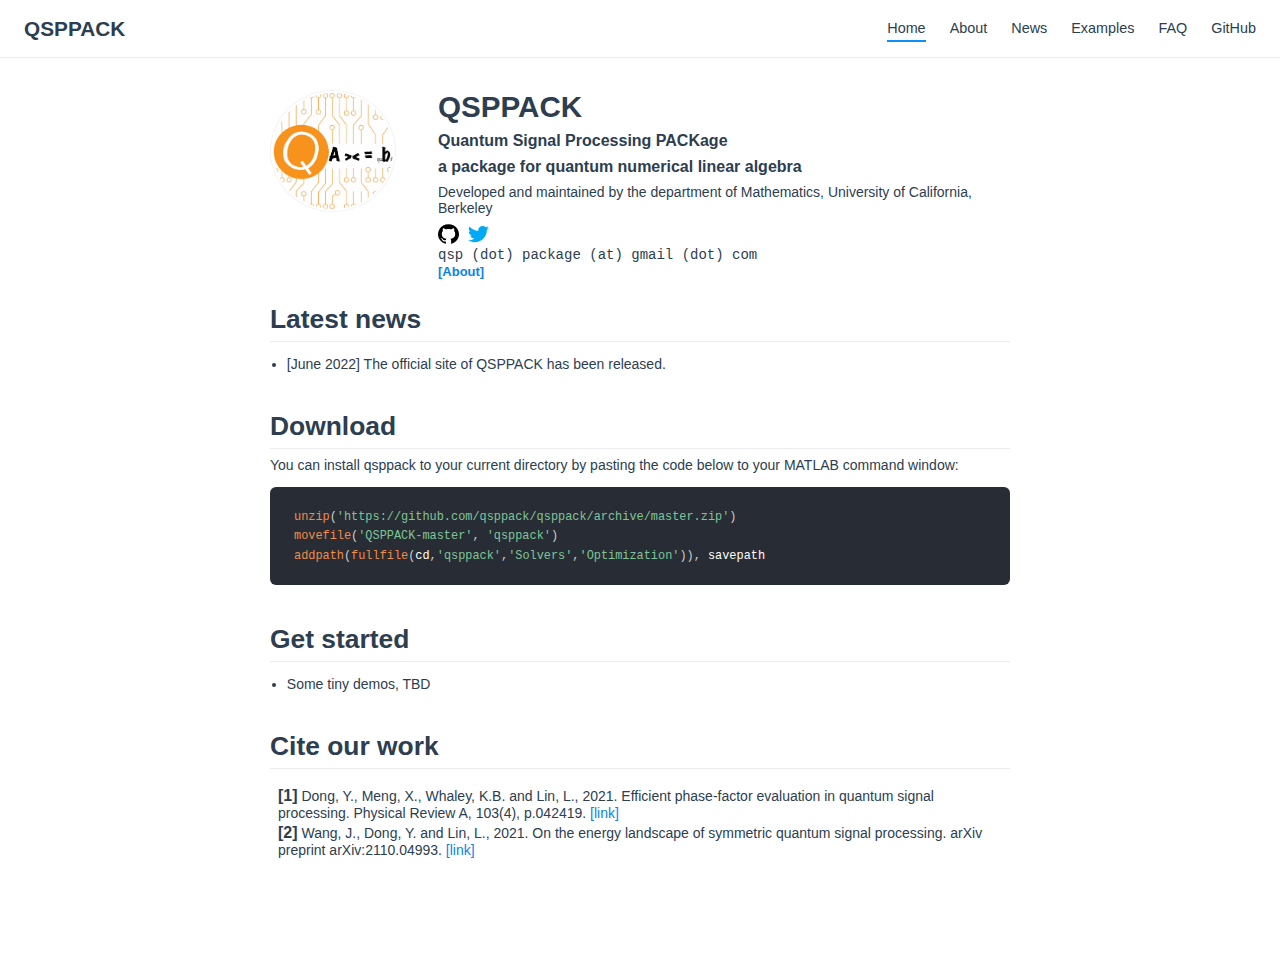
<file: index.html>
<!DOCTYPE html>
<html lang="en-US">
  <head>
    <meta charset="utf-8">
    <meta name="viewport" content="width=device-width,initial-scale=1">
    <title>QSPPACK</title>
    <meta name="description" content="Quantum Signal Processing PACKage">
    <link rel="icon" href="/logo.png">
    
    <link rel="preload" href="/assets/css/0.styles.2227bf83.css" as="style"><link rel="preload" href="/assets/js/app.739310a0.js" as="script"><link rel="preload" href="/assets/js/2.c1024eb9.js" as="script"><link rel="preload" href="/assets/js/8.166861e5.js" as="script"><link rel="preload" href="/assets/js/4.b8dac8b3.js" as="script"><link rel="preload" href="/assets/js/6.350ac546.js" as="script"><link rel="prefetch" href="/assets/js/10.ac4384a7.js"><link rel="prefetch" href="/assets/js/11.9bcee21b.js"><link rel="prefetch" href="/assets/js/12.b3e5d383.js"><link rel="prefetch" href="/assets/js/13.12a62d53.js"><link rel="prefetch" href="/assets/js/14.1f9dc0cc.js"><link rel="prefetch" href="/assets/js/15.824ad8a7.js"><link rel="prefetch" href="/assets/js/16.c92fe928.js"><link rel="prefetch" href="/assets/js/17.0f15c0ac.js"><link rel="prefetch" href="/assets/js/18.35efa88c.js"><link rel="prefetch" href="/assets/js/19.730c535a.js"><link rel="prefetch" href="/assets/js/20.203f52e5.js"><link rel="prefetch" href="/assets/js/21.00826860.js"><link rel="prefetch" href="/assets/js/3.cb9d4e8c.js"><link rel="prefetch" href="/assets/js/5.ab5fbebc.js"><link rel="prefetch" href="/assets/js/7.f316f266.js"><link rel="prefetch" href="/assets/js/9.8080a550.js">
    <link rel="stylesheet" href="/assets/css/0.styles.2227bf83.css">
  </head>
  <body>
    <div id="app" data-server-rendered="true"><div class="theme-container no-sidebar home-page"><header class="navbar"><div class="sidebar-button"><svg xmlns="http://www.w3.org/2000/svg" aria-hidden="true" role="img" viewBox="0 0 448 512" class="icon"><path fill="currentColor" d="M436 124H12c-6.627 0-12-5.373-12-12V80c0-6.627 5.373-12 12-12h424c6.627 0 12 5.373 12 12v32c0 6.627-5.373 12-12 12zm0 160H12c-6.627 0-12-5.373-12-12v-32c0-6.627 5.373-12 12-12h424c6.627 0 12 5.373 12 12v32c0 6.627-5.373 12-12 12zm0 160H12c-6.627 0-12-5.373-12-12v-32c0-6.627 5.373-12 12-12h424c6.627 0 12 5.373 12 12v32c0 6.627-5.373 12-12 12z"></path></svg></div> <a href="/" class="home-link router-link-exact-active router-link-active"><!----> <span class="site-name">QSPPACK</span></a> <div class="links"><!----> <nav class="nav-links can-hide"><div class="nav-item"><a href="/" class="nav-link router-link-exact-active router-link-active">Home</a></div><div class="nav-item"><a href="/about/" class="nav-link">About</a></div><div class="nav-item"><a href="/news/" class="nav-link">News</a></div><div class="nav-item"><a href="/examples/" class="nav-link">Examples</a></div><div class="nav-item"><a href="/issues/" class="nav-link">FAQ</a></div><div class="nav-item"><a href="https://github.com/qsppack" target="_blank" rel="noopener noreferrer" class="nav-link external">
  GitHub
  <svg xmlns="http://www.w3.org/2000/svg" aria-hidden="true" x="0px" y="0px" viewBox="0 0 100 100" width="15" height="15" class="icon outbound"><path fill="currentColor" d="M18.8,85.1h56l0,0c2.2,0,4-1.8,4-4v-32h-8v28h-48v-48h28v-8h-32l0,0c-2.2,0-4,1.8-4,4v56C14.8,83.3,16.6,85.1,18.8,85.1z"></path> <polygon fill="currentColor" points="45.7,48.7 51.3,54.3 77.2,28.5 77.2,37.2 85.2,37.2 85.2,14.9 62.8,14.9 62.8,22.9 71.5,22.9"></polygon></svg></a></div> <!----></nav></div></header> <div class="sidebar-mask"></div> <aside class="sidebar"><nav class="nav-links"><div class="nav-item"><a href="/" class="nav-link router-link-exact-active router-link-active">Home</a></div><div class="nav-item"><a href="/about/" class="nav-link">About</a></div><div class="nav-item"><a href="/news/" class="nav-link">News</a></div><div class="nav-item"><a href="/examples/" class="nav-link">Examples</a></div><div class="nav-item"><a href="/issues/" class="nav-link">FAQ</a></div><div class="nav-item"><a href="https://github.com/qsppack" target="_blank" rel="noopener noreferrer" class="nav-link external">
  GitHub
  <svg xmlns="http://www.w3.org/2000/svg" aria-hidden="true" x="0px" y="0px" viewBox="0 0 100 100" width="15" height="15" class="icon outbound"><path fill="currentColor" d="M18.8,85.1h56l0,0c2.2,0,4-1.8,4-4v-32h-8v28h-48v-48h28v-8h-32l0,0c-2.2,0-4,1.8-4,4v56C14.8,83.3,16.6,85.1,18.8,85.1z"></path> <polygon fill="currentColor" points="45.7,48.7 51.3,54.3 77.2,28.5 77.2,37.2 85.2,37.2 85.2,14.9 62.8,14.9 62.8,22.9 71.5,22.9"></polygon></svg></a></div> <!----></nav>  <!----> </aside> <main class="page"> <div class="theme-default-content content__default"><div class="profile"><div class="image"><img src="/profile.jpg" alt></div> <div class="info"><div class="name"><p>QSPPACK</p></div> <div class="bio"><p><font size="3em" color=""><b>Quantum Signal Processing PACKage</b></font></p></div> <div class="biomore"><p><font size="3em" color=""><b>a package for quantum numerical linear algebra</b></font></p></div> <div class="copyright"><p>Developed and maintained by the department of Mathematics, University of California, Berkeley</p></div> <div class="socials"><div><a href="https://github.com/qsppack" target="_blank"><img src="/icons/github.svg" alt="github" title="github"></a></div><div><a href="TBD" target="_blank"><img src="/icons/twitter.svg" alt="twitter" title="twitter"></a></div></div> <div class="contact"><div title="Contact me" class="email">qsp (dot) package (at) gmail (dot) com</div></div> <div><a target="_blank" href="/about/index.html" title="About"><font size="2em" color=""><b>[About]</b></font></a></div></div></div> <h2 id="latest-news">Latest news</h2> <ul><li>[June 2022] The official site of QSPPACK has been released.</li></ul> <h2 id="download">Download</h2> <p>You can install qsppack to your current directory by pasting the code below to your MATLAB command window:</p> <div class="language-matlab bg_color=#808080 extra-class"><pre class="language-matlab"><code><span class="token function">unzip</span><span class="token punctuation">(</span><span class="token string">'https://github.com/qsppack/qsppack/archive/master.zip'</span><span class="token punctuation">)</span>
<span class="token function">movefile</span><span class="token punctuation">(</span><span class="token string">'QSPPACK-master'</span><span class="token punctuation">,</span> <span class="token string">'qsppack'</span><span class="token punctuation">)</span>
<span class="token function">addpath</span><span class="token punctuation">(</span><span class="token function">fullfile</span><span class="token punctuation">(</span>cd<span class="token punctuation">,</span><span class="token string">'qsppack'</span><span class="token punctuation">,</span><span class="token string">'Solvers'</span><span class="token punctuation">,</span><span class="token string">'Optimization'</span><span class="token punctuation">)</span><span class="token punctuation">)</span><span class="token punctuation">,</span> savepath
</code></pre></div><h2 id="get-started">Get started</h2> <ul><li>Some tiny demos, TBD</li></ul> <h2 id="cite-our-work">Cite our work</h2> <div class="md-card"><!----> <div class="card-content"><p><a name="DMWL2021"></a></p><p><font size="3em" color=""><b>[1]</b></font>
Dong, Y., Meng, X., Whaley, K.B. and Lin, L., 2021. Efficient phase-factor evaluation in quantum signal processing. Physical Review A, 103(4), p.042419. <a href="https://journals.aps.org/pra/abstract/10.1103/PhysRevA.103.042419" target="_blank" rel="noopener noreferrer">[link]<svg xmlns="http://www.w3.org/2000/svg" aria-hidden="true" x="0px" y="0px" viewBox="0 0 100 100" width="15" height="15" class="icon outbound"><path fill="currentColor" d="M18.8,85.1h56l0,0c2.2,0,4-1.8,4-4v-32h-8v28h-48v-48h28v-8h-32l0,0c-2.2,0-4,1.8-4,4v56C14.8,83.3,16.6,85.1,18.8,85.1z"></path> <polygon fill="currentColor" points="45.7,48.7 51.3,54.3 77.2,28.5 77.2,37.2 85.2,37.2 85.2,14.9 62.8,14.9 62.8,22.9 71.5,22.9"></polygon></svg></a></p><p></p> <p><a name="WDL2021"></a></p><p><font size="3em" color=""><b>[2]</b></font>
Wang, J., Dong, Y. and Lin, L., 2021. On the energy landscape of symmetric quantum signal processing. arXiv preprint arXiv:2110.04993. <a href="https://arxiv.org/abs/2110.04993" target="_blank" rel="noopener noreferrer">[link]<svg xmlns="http://www.w3.org/2000/svg" aria-hidden="true" x="0px" y="0px" viewBox="0 0 100 100" width="15" height="15" class="icon outbound"><path fill="currentColor" d="M18.8,85.1h56l0,0c2.2,0,4-1.8,4-4v-32h-8v28h-48v-48h28v-8h-32l0,0c-2.2,0-4,1.8-4,4v56C14.8,83.3,16.6,85.1,18.8,85.1z"></path> <polygon fill="currentColor" points="45.7,48.7 51.3,54.3 77.2,28.5 77.2,37.2 85.2,37.2 85.2,14.9 62.8,14.9 62.8,22.9 71.5,22.9"></polygon></svg></a></p><p></p></div></div></div> <footer class="page-edit"><!----> <!----></footer> <!----> </main></div><div class="global-ui"></div></div>
    <script src="/assets/js/app.739310a0.js" defer></script><script src="/assets/js/2.c1024eb9.js" defer></script><script src="/assets/js/8.166861e5.js" defer></script><script src="/assets/js/4.b8dac8b3.js" defer></script><script src="/assets/js/6.350ac546.js" defer></script>
  </body>
</html>
</file>
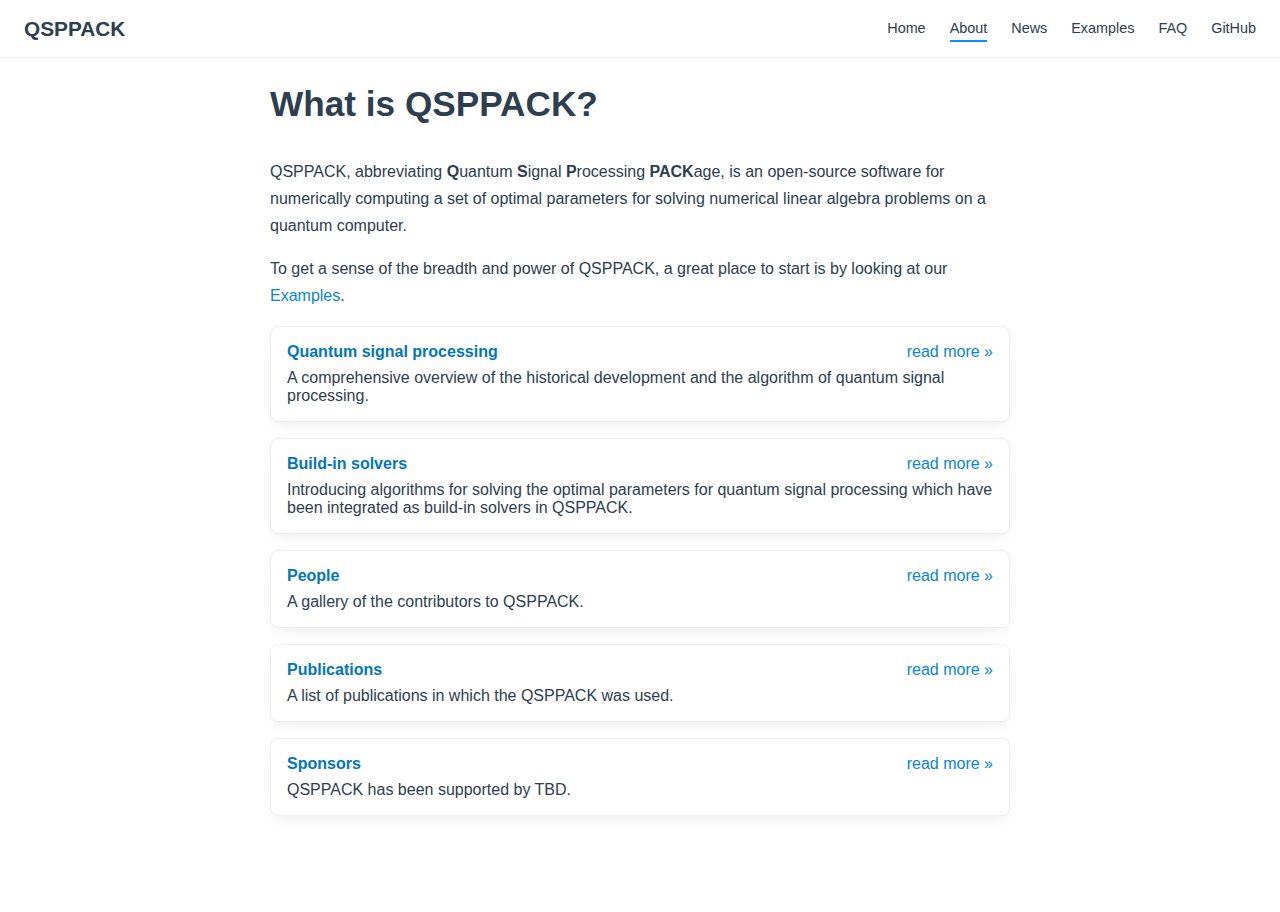
<file: about/index.html>
<!DOCTYPE html>
<html lang="en-US">
  <head>
    <meta charset="utf-8">
    <meta name="viewport" content="width=device-width,initial-scale=1">
    <title>What is QSPPACK? | QSPPACK</title>
    <meta name="description" content="Quantum Signal Processing PACKage">
    <link rel="icon" href="/logo.png">
    
    <link rel="preload" href="/assets/css/0.styles.2227bf83.css" as="style"><link rel="preload" href="/assets/js/app.739310a0.js" as="script"><link rel="preload" href="/assets/js/2.c1024eb9.js" as="script"><link rel="preload" href="/assets/js/9.8080a550.js" as="script"><link rel="preload" href="/assets/js/6.350ac546.js" as="script"><link rel="prefetch" href="/assets/js/10.ac4384a7.js"><link rel="prefetch" href="/assets/js/11.9bcee21b.js"><link rel="prefetch" href="/assets/js/12.b3e5d383.js"><link rel="prefetch" href="/assets/js/13.12a62d53.js"><link rel="prefetch" href="/assets/js/14.1f9dc0cc.js"><link rel="prefetch" href="/assets/js/15.824ad8a7.js"><link rel="prefetch" href="/assets/js/16.c92fe928.js"><link rel="prefetch" href="/assets/js/17.0f15c0ac.js"><link rel="prefetch" href="/assets/js/18.35efa88c.js"><link rel="prefetch" href="/assets/js/19.730c535a.js"><link rel="prefetch" href="/assets/js/20.203f52e5.js"><link rel="prefetch" href="/assets/js/21.00826860.js"><link rel="prefetch" href="/assets/js/3.cb9d4e8c.js"><link rel="prefetch" href="/assets/js/4.b8dac8b3.js"><link rel="prefetch" href="/assets/js/5.ab5fbebc.js"><link rel="prefetch" href="/assets/js/7.f316f266.js"><link rel="prefetch" href="/assets/js/8.166861e5.js">
    <link rel="stylesheet" href="/assets/css/0.styles.2227bf83.css">
  </head>
  <body>
    <div id="app" data-server-rendered="true"><div class="theme-container no-sidebar projects-page"><header class="navbar"><div class="sidebar-button"><svg xmlns="http://www.w3.org/2000/svg" aria-hidden="true" role="img" viewBox="0 0 448 512" class="icon"><path fill="currentColor" d="M436 124H12c-6.627 0-12-5.373-12-12V80c0-6.627 5.373-12 12-12h424c6.627 0 12 5.373 12 12v32c0 6.627-5.373 12-12 12zm0 160H12c-6.627 0-12-5.373-12-12v-32c0-6.627 5.373-12 12-12h424c6.627 0 12 5.373 12 12v32c0 6.627-5.373 12-12 12zm0 160H12c-6.627 0-12-5.373-12-12v-32c0-6.627 5.373-12 12-12h424c6.627 0 12 5.373 12 12v32c0 6.627-5.373 12-12 12z"></path></svg></div> <a href="/" class="home-link router-link-active"><!----> <span class="site-name">QSPPACK</span></a> <div class="links"><!----> <nav class="nav-links can-hide"><div class="nav-item"><a href="/" class="nav-link">Home</a></div><div class="nav-item"><a href="/about/" class="nav-link router-link-exact-active router-link-active">About</a></div><div class="nav-item"><a href="/news/" class="nav-link">News</a></div><div class="nav-item"><a href="/examples/" class="nav-link">Examples</a></div><div class="nav-item"><a href="/issues/" class="nav-link">FAQ</a></div><div class="nav-item"><a href="https://github.com/qsppack" target="_blank" rel="noopener noreferrer" class="nav-link external">
  GitHub
  <svg xmlns="http://www.w3.org/2000/svg" aria-hidden="true" x="0px" y="0px" viewBox="0 0 100 100" width="15" height="15" class="icon outbound"><path fill="currentColor" d="M18.8,85.1h56l0,0c2.2,0,4-1.8,4-4v-32h-8v28h-48v-48h28v-8h-32l0,0c-2.2,0-4,1.8-4,4v56C14.8,83.3,16.6,85.1,18.8,85.1z"></path> <polygon fill="currentColor" points="45.7,48.7 51.3,54.3 77.2,28.5 77.2,37.2 85.2,37.2 85.2,14.9 62.8,14.9 62.8,22.9 71.5,22.9"></polygon></svg></a></div> <!----></nav></div></header> <div class="sidebar-mask"></div> <aside class="sidebar"><nav class="nav-links"><div class="nav-item"><a href="/" class="nav-link">Home</a></div><div class="nav-item"><a href="/about/" class="nav-link router-link-exact-active router-link-active">About</a></div><div class="nav-item"><a href="/news/" class="nav-link">News</a></div><div class="nav-item"><a href="/examples/" class="nav-link">Examples</a></div><div class="nav-item"><a href="/issues/" class="nav-link">FAQ</a></div><div class="nav-item"><a href="https://github.com/qsppack" target="_blank" rel="noopener noreferrer" class="nav-link external">
  GitHub
  <svg xmlns="http://www.w3.org/2000/svg" aria-hidden="true" x="0px" y="0px" viewBox="0 0 100 100" width="15" height="15" class="icon outbound"><path fill="currentColor" d="M18.8,85.1h56l0,0c2.2,0,4-1.8,4-4v-32h-8v28h-48v-48h28v-8h-32l0,0c-2.2,0-4,1.8-4,4v56C14.8,83.3,16.6,85.1,18.8,85.1z"></path> <polygon fill="currentColor" points="45.7,48.7 51.3,54.3 77.2,28.5 77.2,37.2 85.2,37.2 85.2,14.9 62.8,14.9 62.8,22.9 71.5,22.9"></polygon></svg></a></div> <!----></nav>  <!----> </aside> <main class="page"> <div class="theme-default-content content__default"><h1 id="what-is-qsppack">What is QSPPACK?</h1> <p>QSPPACK, abbreviating <b>Q</b>uantum <b>S</b>ignal <b>P</b>rocessing <b>PACK</b>age, is an open-source software for numerically computing a set of optimal parameters for solving numerical linear algebra problems on a quantum computer.</p> <p>To get a sense of the breadth and power of QSPPACK, a great place to start is by looking at our <a href="/examples/index.html">Examples</a>.</p> <div class="md-card show-border"><!----> <div class="card-content"><p><font size="3em" color="#0076BE"><b>
  Quantum signal processing
</b></font> <a href="/about/overview" style="float:right;">read more »</a></p>
A comprehensive overview of the historical development and the algorithm of quantum signal processing.
</div></div> <div class="md-card show-border"><!----> <div class="card-content"><p><font size="3em" color="#0076BE"><b>
  Build-in solvers
</b></font> <a href="/about/solver" style="float:right;">read more »</a></p>
Introducing algorithms for solving the optimal parameters for quantum signal processing which have been integrated as build-in solvers in QSPPACK.
</div></div> <div class="md-card show-border"><!----> <div class="card-content"><p><font size="3em" color="#0076BE"><b>
  People
</b></font> <a href="/about/people" style="float:right;">read more »</a></p>
A gallery of the contributors to QSPPACK.
</div></div> <div class="md-card show-border"><!----> <div class="card-content"><p><font size="3em" color="#0076BE"><b>
  Publications
</b></font> <a href="/about/publications" style="float:right;">read more »</a></p>
A list of publications in which the QSPPACK was used.
</div></div> <div class="md-card show-border"><!----> <div class="card-content"><p><font size="3em" color="#0076BE"><b>
  Sponsors
</b></font> <a href="/about/sponsors" style="float:right;">read more »</a></p>
QSPPACK has been supported by TBD.
</div></div></div> <footer class="page-edit"><!----> <!----></footer> <!----> </main></div><div class="global-ui"></div></div>
    <script src="/assets/js/app.739310a0.js" defer></script><script src="/assets/js/2.c1024eb9.js" defer></script><script src="/assets/js/9.8080a550.js" defer></script><script src="/assets/js/6.350ac546.js" defer></script>
  </body>
</html>
</file>
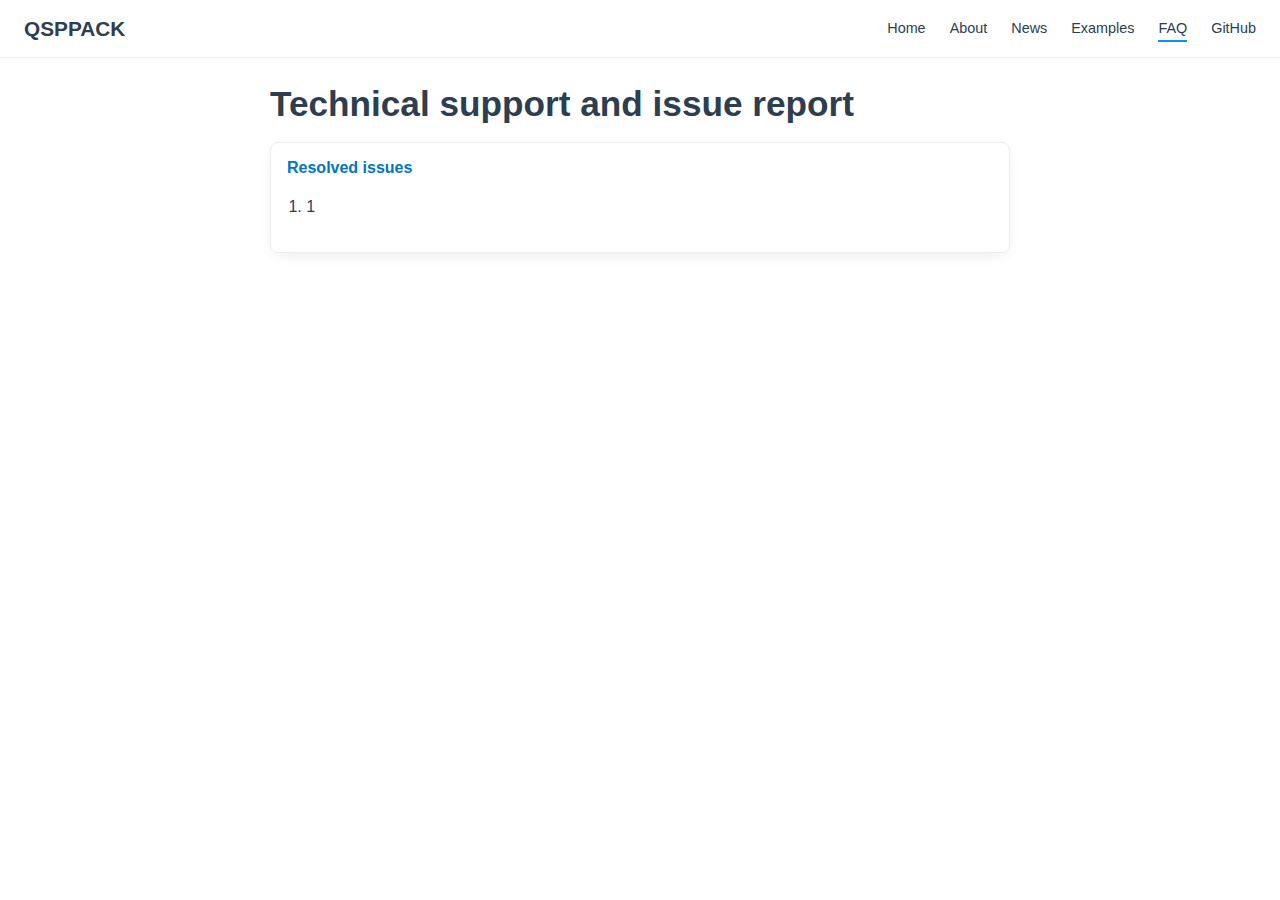
<file: issues/index.html>
<!DOCTYPE html>
<html lang="en-US">
  <head>
    <meta charset="utf-8">
    <meta name="viewport" content="width=device-width,initial-scale=1">
    <title>Technical support and issue report | QSPPACK</title>
    <meta name="description" content="Quantum Signal Processing PACKage">
    <link rel="icon" href="/logo.png">
    
    <link rel="preload" href="/assets/css/0.styles.2227bf83.css" as="style"><link rel="preload" href="/assets/js/app.739310a0.js" as="script"><link rel="preload" href="/assets/js/2.c1024eb9.js" as="script"><link rel="preload" href="/assets/js/13.12a62d53.js" as="script"><link rel="preload" href="/assets/js/6.350ac546.js" as="script"><link rel="prefetch" href="/assets/js/10.ac4384a7.js"><link rel="prefetch" href="/assets/js/11.9bcee21b.js"><link rel="prefetch" href="/assets/js/12.b3e5d383.js"><link rel="prefetch" href="/assets/js/14.1f9dc0cc.js"><link rel="prefetch" href="/assets/js/15.824ad8a7.js"><link rel="prefetch" href="/assets/js/16.c92fe928.js"><link rel="prefetch" href="/assets/js/17.0f15c0ac.js"><link rel="prefetch" href="/assets/js/18.35efa88c.js"><link rel="prefetch" href="/assets/js/19.730c535a.js"><link rel="prefetch" href="/assets/js/20.203f52e5.js"><link rel="prefetch" href="/assets/js/21.00826860.js"><link rel="prefetch" href="/assets/js/3.cb9d4e8c.js"><link rel="prefetch" href="/assets/js/4.b8dac8b3.js"><link rel="prefetch" href="/assets/js/5.ab5fbebc.js"><link rel="prefetch" href="/assets/js/7.f316f266.js"><link rel="prefetch" href="/assets/js/8.166861e5.js"><link rel="prefetch" href="/assets/js/9.8080a550.js">
    <link rel="stylesheet" href="/assets/css/0.styles.2227bf83.css">
  </head>
  <body>
    <div id="app" data-server-rendered="true"><div class="theme-container no-sidebar projects-page"><header class="navbar"><div class="sidebar-button"><svg xmlns="http://www.w3.org/2000/svg" aria-hidden="true" role="img" viewBox="0 0 448 512" class="icon"><path fill="currentColor" d="M436 124H12c-6.627 0-12-5.373-12-12V80c0-6.627 5.373-12 12-12h424c6.627 0 12 5.373 12 12v32c0 6.627-5.373 12-12 12zm0 160H12c-6.627 0-12-5.373-12-12v-32c0-6.627 5.373-12 12-12h424c6.627 0 12 5.373 12 12v32c0 6.627-5.373 12-12 12zm0 160H12c-6.627 0-12-5.373-12-12v-32c0-6.627 5.373-12 12-12h424c6.627 0 12 5.373 12 12v32c0 6.627-5.373 12-12 12z"></path></svg></div> <a href="/" class="home-link router-link-active"><!----> <span class="site-name">QSPPACK</span></a> <div class="links"><!----> <nav class="nav-links can-hide"><div class="nav-item"><a href="/" class="nav-link">Home</a></div><div class="nav-item"><a href="/about/" class="nav-link">About</a></div><div class="nav-item"><a href="/news/" class="nav-link">News</a></div><div class="nav-item"><a href="/examples/" class="nav-link">Examples</a></div><div class="nav-item"><a href="/issues/" class="nav-link router-link-exact-active router-link-active">FAQ</a></div><div class="nav-item"><a href="https://github.com/qsppack" target="_blank" rel="noopener noreferrer" class="nav-link external">
  GitHub
  <svg xmlns="http://www.w3.org/2000/svg" aria-hidden="true" x="0px" y="0px" viewBox="0 0 100 100" width="15" height="15" class="icon outbound"><path fill="currentColor" d="M18.8,85.1h56l0,0c2.2,0,4-1.8,4-4v-32h-8v28h-48v-48h28v-8h-32l0,0c-2.2,0-4,1.8-4,4v56C14.8,83.3,16.6,85.1,18.8,85.1z"></path> <polygon fill="currentColor" points="45.7,48.7 51.3,54.3 77.2,28.5 77.2,37.2 85.2,37.2 85.2,14.9 62.8,14.9 62.8,22.9 71.5,22.9"></polygon></svg></a></div> <!----></nav></div></header> <div class="sidebar-mask"></div> <aside class="sidebar"><nav class="nav-links"><div class="nav-item"><a href="/" class="nav-link">Home</a></div><div class="nav-item"><a href="/about/" class="nav-link">About</a></div><div class="nav-item"><a href="/news/" class="nav-link">News</a></div><div class="nav-item"><a href="/examples/" class="nav-link">Examples</a></div><div class="nav-item"><a href="/issues/" class="nav-link router-link-exact-active router-link-active">FAQ</a></div><div class="nav-item"><a href="https://github.com/qsppack" target="_blank" rel="noopener noreferrer" class="nav-link external">
  GitHub
  <svg xmlns="http://www.w3.org/2000/svg" aria-hidden="true" x="0px" y="0px" viewBox="0 0 100 100" width="15" height="15" class="icon outbound"><path fill="currentColor" d="M18.8,85.1h56l0,0c2.2,0,4-1.8,4-4v-32h-8v28h-48v-48h28v-8h-32l0,0c-2.2,0-4,1.8-4,4v56C14.8,83.3,16.6,85.1,18.8,85.1z"></path> <polygon fill="currentColor" points="45.7,48.7 51.3,54.3 77.2,28.5 77.2,37.2 85.2,37.2 85.2,14.9 62.8,14.9 62.8,22.9 71.5,22.9"></polygon></svg></a></div> <!----></nav>  <!----> </aside> <main class="page"> <div class="theme-default-content content__default"><h1 id="technical-support-and-issue-report">Technical support and issue report</h1> <div class="md-card show-border"><!----> <div class="card-content"><p><font size="3em" color="#0076BE"><b>
  Resolved issues
</b></font></p> <ol><li>1</li></ol></div></div></div> <footer class="page-edit"><!----> <!----></footer> <!----> </main></div><div class="global-ui"></div></div>
    <script src="/assets/js/app.739310a0.js" defer></script><script src="/assets/js/2.c1024eb9.js" defer></script><script src="/assets/js/13.12a62d53.js" defer></script><script src="/assets/js/6.350ac546.js" defer></script>
  </body>
</html>
</file>
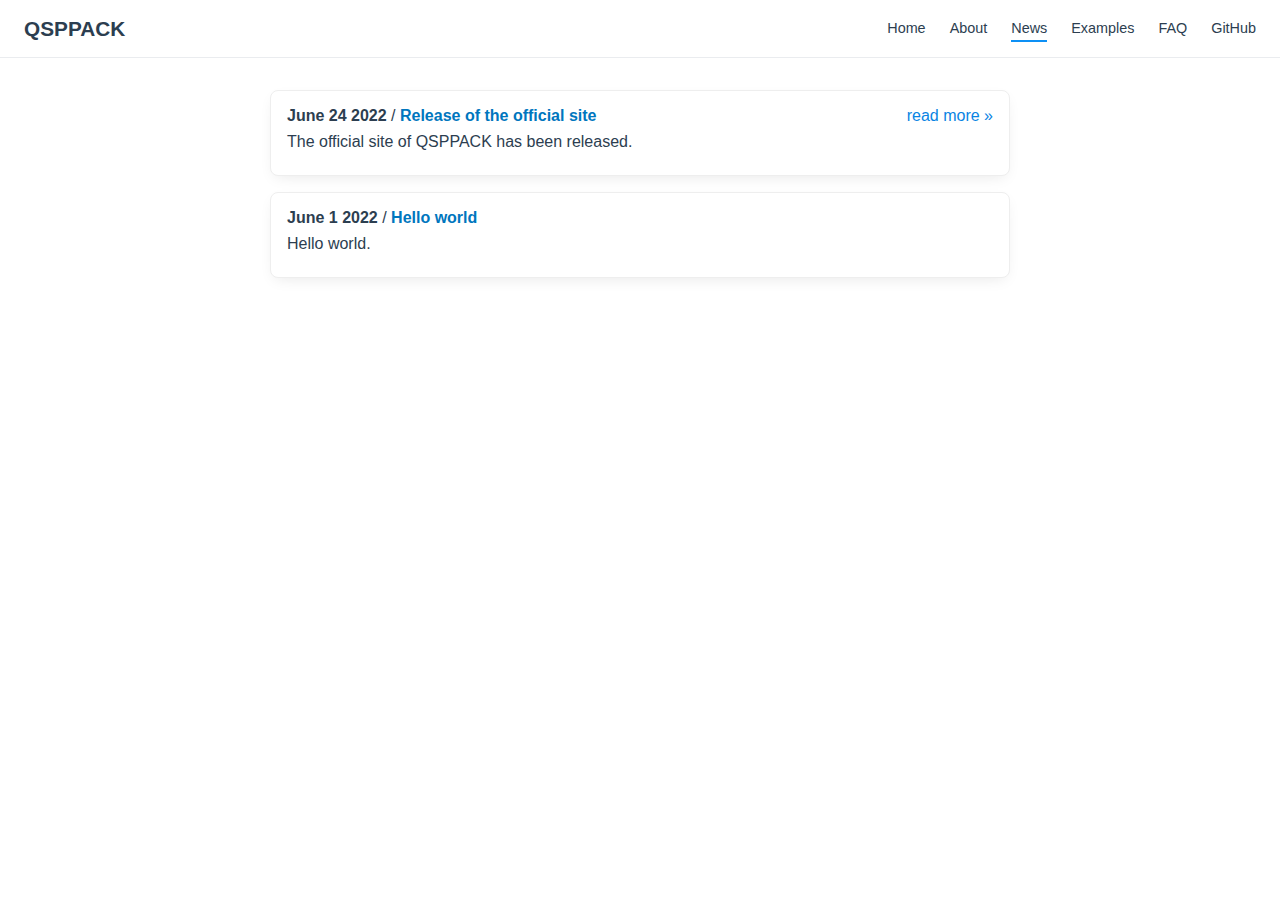
<file: news/index.html>
<!DOCTYPE html>
<html lang="en-US">
  <head>
    <meta charset="utf-8">
    <meta name="viewport" content="width=device-width,initial-scale=1">
    <title>QSPPACK</title>
    <meta name="description" content="Quantum Signal Processing PACKage">
    <link rel="icon" href="/logo.png">
    
    <link rel="preload" href="/assets/css/0.styles.2227bf83.css" as="style"><link rel="preload" href="/assets/js/app.739310a0.js" as="script"><link rel="preload" href="/assets/js/2.c1024eb9.js" as="script"><link rel="preload" href="/assets/js/14.1f9dc0cc.js" as="script"><link rel="preload" href="/assets/js/6.350ac546.js" as="script"><link rel="prefetch" href="/assets/js/10.ac4384a7.js"><link rel="prefetch" href="/assets/js/11.9bcee21b.js"><link rel="prefetch" href="/assets/js/12.b3e5d383.js"><link rel="prefetch" href="/assets/js/13.12a62d53.js"><link rel="prefetch" href="/assets/js/15.824ad8a7.js"><link rel="prefetch" href="/assets/js/16.c92fe928.js"><link rel="prefetch" href="/assets/js/17.0f15c0ac.js"><link rel="prefetch" href="/assets/js/18.35efa88c.js"><link rel="prefetch" href="/assets/js/19.730c535a.js"><link rel="prefetch" href="/assets/js/20.203f52e5.js"><link rel="prefetch" href="/assets/js/21.00826860.js"><link rel="prefetch" href="/assets/js/3.cb9d4e8c.js"><link rel="prefetch" href="/assets/js/4.b8dac8b3.js"><link rel="prefetch" href="/assets/js/5.ab5fbebc.js"><link rel="prefetch" href="/assets/js/7.f316f266.js"><link rel="prefetch" href="/assets/js/8.166861e5.js"><link rel="prefetch" href="/assets/js/9.8080a550.js">
    <link rel="stylesheet" href="/assets/css/0.styles.2227bf83.css">
  </head>
  <body>
    <div id="app" data-server-rendered="true"><div class="theme-container no-sidebar projects-page"><header class="navbar"><div class="sidebar-button"><svg xmlns="http://www.w3.org/2000/svg" aria-hidden="true" role="img" viewBox="0 0 448 512" class="icon"><path fill="currentColor" d="M436 124H12c-6.627 0-12-5.373-12-12V80c0-6.627 5.373-12 12-12h424c6.627 0 12 5.373 12 12v32c0 6.627-5.373 12-12 12zm0 160H12c-6.627 0-12-5.373-12-12v-32c0-6.627 5.373-12 12-12h424c6.627 0 12 5.373 12 12v32c0 6.627-5.373 12-12 12zm0 160H12c-6.627 0-12-5.373-12-12v-32c0-6.627 5.373-12 12-12h424c6.627 0 12 5.373 12 12v32c0 6.627-5.373 12-12 12z"></path></svg></div> <a href="/" class="home-link router-link-active"><!----> <span class="site-name">QSPPACK</span></a> <div class="links"><!----> <nav class="nav-links can-hide"><div class="nav-item"><a href="/" class="nav-link">Home</a></div><div class="nav-item"><a href="/about/" class="nav-link">About</a></div><div class="nav-item"><a href="/news/" class="nav-link router-link-exact-active router-link-active">News</a></div><div class="nav-item"><a href="/examples/" class="nav-link">Examples</a></div><div class="nav-item"><a href="/issues/" class="nav-link">FAQ</a></div><div class="nav-item"><a href="https://github.com/qsppack" target="_blank" rel="noopener noreferrer" class="nav-link external">
  GitHub
  <svg xmlns="http://www.w3.org/2000/svg" aria-hidden="true" x="0px" y="0px" viewBox="0 0 100 100" width="15" height="15" class="icon outbound"><path fill="currentColor" d="M18.8,85.1h56l0,0c2.2,0,4-1.8,4-4v-32h-8v28h-48v-48h28v-8h-32l0,0c-2.2,0-4,1.8-4,4v56C14.8,83.3,16.6,85.1,18.8,85.1z"></path> <polygon fill="currentColor" points="45.7,48.7 51.3,54.3 77.2,28.5 77.2,37.2 85.2,37.2 85.2,14.9 62.8,14.9 62.8,22.9 71.5,22.9"></polygon></svg></a></div> <!----></nav></div></header> <div class="sidebar-mask"></div> <aside class="sidebar"><nav class="nav-links"><div class="nav-item"><a href="/" class="nav-link">Home</a></div><div class="nav-item"><a href="/about/" class="nav-link">About</a></div><div class="nav-item"><a href="/news/" class="nav-link router-link-exact-active router-link-active">News</a></div><div class="nav-item"><a href="/examples/" class="nav-link">Examples</a></div><div class="nav-item"><a href="/issues/" class="nav-link">FAQ</a></div><div class="nav-item"><a href="https://github.com/qsppack" target="_blank" rel="noopener noreferrer" class="nav-link external">
  GitHub
  <svg xmlns="http://www.w3.org/2000/svg" aria-hidden="true" x="0px" y="0px" viewBox="0 0 100 100" width="15" height="15" class="icon outbound"><path fill="currentColor" d="M18.8,85.1h56l0,0c2.2,0,4-1.8,4-4v-32h-8v28h-48v-48h28v-8h-32l0,0c-2.2,0-4,1.8-4,4v56C14.8,83.3,16.6,85.1,18.8,85.1z"></path> <polygon fill="currentColor" points="45.7,48.7 51.3,54.3 77.2,28.5 77.2,37.2 85.2,37.2 85.2,14.9 62.8,14.9 62.8,22.9 71.5,22.9"></polygon></svg></a></div> <!----></nav>  <!----> </aside> <main class="page"> <div class="theme-default-content content__default"><div class="md-card show-border"><!----> <div class="card-content"><p><b>June 24 2022</b> / 
<font size="3em" color="#0076BE"><b>
  Release of the official site
</b></font> <a href="/news/release_website" style="float:right;">read more »</a></p> <p>The official site of QSPPACK has been released.</p></div></div> <div class="md-card show-border"><!----> <div class="card-content"><p><b>June 1 2022</b> / 
<font size="3em" color="#0076BE"><b>
  Hello world
</b></font></p> <p>Hello world.</p></div></div></div> <footer class="page-edit"><!----> <!----></footer> <!----> </main></div><div class="global-ui"></div></div>
    <script src="/assets/js/app.739310a0.js" defer></script><script src="/assets/js/2.c1024eb9.js" defer></script><script src="/assets/js/14.1f9dc0cc.js" defer></script><script src="/assets/js/6.350ac546.js" defer></script>
  </body>
</html>
</file>
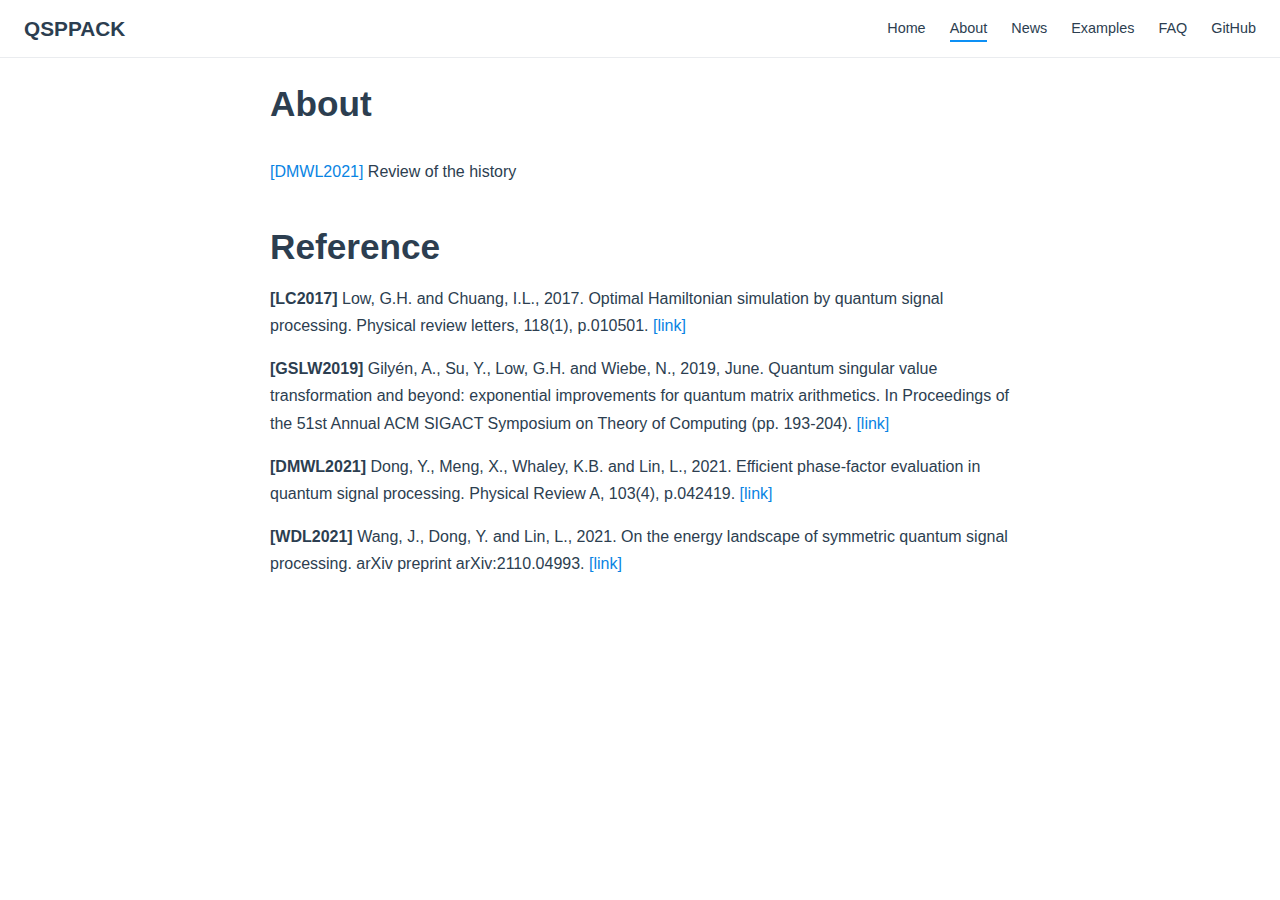
<file: about/overview.html>
<!DOCTYPE html>
<html lang="en-US">
  <head>
    <meta charset="utf-8">
    <meta name="viewport" content="width=device-width,initial-scale=1">
    <title>About | QSPPACK</title>
    <meta name="description" content="Quantum Signal Processing PACKage">
    <link rel="icon" href="/logo.png">
    
    <link rel="preload" href="/assets/css/0.styles.2227bf83.css" as="style"><link rel="preload" href="/assets/js/app.739310a0.js" as="script"><link rel="preload" href="/assets/js/2.c1024eb9.js" as="script"><link rel="preload" href="/assets/js/17.0f15c0ac.js" as="script"><link rel="prefetch" href="/assets/js/10.ac4384a7.js"><link rel="prefetch" href="/assets/js/11.9bcee21b.js"><link rel="prefetch" href="/assets/js/12.b3e5d383.js"><link rel="prefetch" href="/assets/js/13.12a62d53.js"><link rel="prefetch" href="/assets/js/14.1f9dc0cc.js"><link rel="prefetch" href="/assets/js/15.824ad8a7.js"><link rel="prefetch" href="/assets/js/16.c92fe928.js"><link rel="prefetch" href="/assets/js/18.35efa88c.js"><link rel="prefetch" href="/assets/js/19.730c535a.js"><link rel="prefetch" href="/assets/js/20.203f52e5.js"><link rel="prefetch" href="/assets/js/21.00826860.js"><link rel="prefetch" href="/assets/js/3.cb9d4e8c.js"><link rel="prefetch" href="/assets/js/4.b8dac8b3.js"><link rel="prefetch" href="/assets/js/5.ab5fbebc.js"><link rel="prefetch" href="/assets/js/6.350ac546.js"><link rel="prefetch" href="/assets/js/7.f316f266.js"><link rel="prefetch" href="/assets/js/8.166861e5.js"><link rel="prefetch" href="/assets/js/9.8080a550.js">
    <link rel="stylesheet" href="/assets/css/0.styles.2227bf83.css">
  </head>
  <body>
    <div id="app" data-server-rendered="true"><div class="theme-container no-sidebar projects-page"><header class="navbar"><div class="sidebar-button"><svg xmlns="http://www.w3.org/2000/svg" aria-hidden="true" role="img" viewBox="0 0 448 512" class="icon"><path fill="currentColor" d="M436 124H12c-6.627 0-12-5.373-12-12V80c0-6.627 5.373-12 12-12h424c6.627 0 12 5.373 12 12v32c0 6.627-5.373 12-12 12zm0 160H12c-6.627 0-12-5.373-12-12v-32c0-6.627 5.373-12 12-12h424c6.627 0 12 5.373 12 12v32c0 6.627-5.373 12-12 12zm0 160H12c-6.627 0-12-5.373-12-12v-32c0-6.627 5.373-12 12-12h424c6.627 0 12 5.373 12 12v32c0 6.627-5.373 12-12 12z"></path></svg></div> <a href="/" class="home-link router-link-active"><!----> <span class="site-name">QSPPACK</span></a> <div class="links"><!----> <nav class="nav-links can-hide"><div class="nav-item"><a href="/" class="nav-link">Home</a></div><div class="nav-item"><a href="/about/" class="nav-link router-link-active">About</a></div><div class="nav-item"><a href="/news/" class="nav-link">News</a></div><div class="nav-item"><a href="/examples/" class="nav-link">Examples</a></div><div class="nav-item"><a href="/issues/" class="nav-link">FAQ</a></div><div class="nav-item"><a href="https://github.com/qsppack" target="_blank" rel="noopener noreferrer" class="nav-link external">
  GitHub
  <svg xmlns="http://www.w3.org/2000/svg" aria-hidden="true" x="0px" y="0px" viewBox="0 0 100 100" width="15" height="15" class="icon outbound"><path fill="currentColor" d="M18.8,85.1h56l0,0c2.2,0,4-1.8,4-4v-32h-8v28h-48v-48h28v-8h-32l0,0c-2.2,0-4,1.8-4,4v56C14.8,83.3,16.6,85.1,18.8,85.1z"></path> <polygon fill="currentColor" points="45.7,48.7 51.3,54.3 77.2,28.5 77.2,37.2 85.2,37.2 85.2,14.9 62.8,14.9 62.8,22.9 71.5,22.9"></polygon></svg></a></div> <!----></nav></div></header> <div class="sidebar-mask"></div> <aside class="sidebar"><nav class="nav-links"><div class="nav-item"><a href="/" class="nav-link">Home</a></div><div class="nav-item"><a href="/about/" class="nav-link router-link-active">About</a></div><div class="nav-item"><a href="/news/" class="nav-link">News</a></div><div class="nav-item"><a href="/examples/" class="nav-link">Examples</a></div><div class="nav-item"><a href="/issues/" class="nav-link">FAQ</a></div><div class="nav-item"><a href="https://github.com/qsppack" target="_blank" rel="noopener noreferrer" class="nav-link external">
  GitHub
  <svg xmlns="http://www.w3.org/2000/svg" aria-hidden="true" x="0px" y="0px" viewBox="0 0 100 100" width="15" height="15" class="icon outbound"><path fill="currentColor" d="M18.8,85.1h56l0,0c2.2,0,4-1.8,4-4v-32h-8v28h-48v-48h28v-8h-32l0,0c-2.2,0-4,1.8-4,4v56C14.8,83.3,16.6,85.1,18.8,85.1z"></path> <polygon fill="currentColor" points="45.7,48.7 51.3,54.3 77.2,28.5 77.2,37.2 85.2,37.2 85.2,14.9 62.8,14.9 62.8,22.9 71.5,22.9"></polygon></svg></a></div> <!----></nav>  <!----> </aside> <main class="page"> <div class="theme-default-content content__default"><h1 id="about">About</h1> <p><a href="#DMWL2021">[DMWL2021]</a>
Review of the history</p> <h1 id="reference">Reference</h1> <p><a name="LC2017"></a></p><p><font size="3em" color=""><b>[LC2017]</b></font>
Low, G.H. and Chuang, I.L., 2017. Optimal Hamiltonian simulation by quantum signal processing. Physical review letters, 118(1), p.010501. <a href="https://journals.aps.org/prl/abstract/10.1103/PhysRevLett.118.010501" target="_blank" rel="noopener noreferrer">[link]<svg xmlns="http://www.w3.org/2000/svg" aria-hidden="true" x="0px" y="0px" viewBox="0 0 100 100" width="15" height="15" class="icon outbound"><path fill="currentColor" d="M18.8,85.1h56l0,0c2.2,0,4-1.8,4-4v-32h-8v28h-48v-48h28v-8h-32l0,0c-2.2,0-4,1.8-4,4v56C14.8,83.3,16.6,85.1,18.8,85.1z"></path> <polygon fill="currentColor" points="45.7,48.7 51.3,54.3 77.2,28.5 77.2,37.2 85.2,37.2 85.2,14.9 62.8,14.9 62.8,22.9 71.5,22.9"></polygon></svg></a></p><p></p> <p><a name="GSLW19"></a></p><p><font size="3em" color=""><b>[GSLW2019]</b></font>
Gilyén, A., Su, Y., Low, G.H. and Wiebe, N., 2019, June. Quantum singular value transformation and beyond: exponential improvements for quantum matrix arithmetics. In Proceedings of the 51st Annual ACM SIGACT Symposium on Theory of Computing (pp. 193-204). <a href="https://dl.acm.org/doi/abs/10.1145/3313276.3316366" target="_blank" rel="noopener noreferrer">[link]<svg xmlns="http://www.w3.org/2000/svg" aria-hidden="true" x="0px" y="0px" viewBox="0 0 100 100" width="15" height="15" class="icon outbound"><path fill="currentColor" d="M18.8,85.1h56l0,0c2.2,0,4-1.8,4-4v-32h-8v28h-48v-48h28v-8h-32l0,0c-2.2,0-4,1.8-4,4v56C14.8,83.3,16.6,85.1,18.8,85.1z"></path> <polygon fill="currentColor" points="45.7,48.7 51.3,54.3 77.2,28.5 77.2,37.2 85.2,37.2 85.2,14.9 62.8,14.9 62.8,22.9 71.5,22.9"></polygon></svg></a></p><p></p> <p><a name="DMWL2021"></a></p><p><font size="3em" color=""><b>[DMWL2021]</b></font>
Dong, Y., Meng, X., Whaley, K.B. and Lin, L., 2021. Efficient phase-factor evaluation in quantum signal processing. Physical Review A, 103(4), p.042419. <a href="https://journals.aps.org/pra/abstract/10.1103/PhysRevA.103.042419" target="_blank" rel="noopener noreferrer">[link]<svg xmlns="http://www.w3.org/2000/svg" aria-hidden="true" x="0px" y="0px" viewBox="0 0 100 100" width="15" height="15" class="icon outbound"><path fill="currentColor" d="M18.8,85.1h56l0,0c2.2,0,4-1.8,4-4v-32h-8v28h-48v-48h28v-8h-32l0,0c-2.2,0-4,1.8-4,4v56C14.8,83.3,16.6,85.1,18.8,85.1z"></path> <polygon fill="currentColor" points="45.7,48.7 51.3,54.3 77.2,28.5 77.2,37.2 85.2,37.2 85.2,14.9 62.8,14.9 62.8,22.9 71.5,22.9"></polygon></svg></a></p><p></p> <p><a name="WDL2021"></a></p><p><font size="3em" color=""><b>[WDL2021]</b></font>
Wang, J., Dong, Y. and Lin, L., 2021. On the energy landscape of symmetric quantum signal processing. arXiv preprint arXiv:2110.04993. <a href="https://arxiv.org/abs/2110.04993" target="_blank" rel="noopener noreferrer">[link]<svg xmlns="http://www.w3.org/2000/svg" aria-hidden="true" x="0px" y="0px" viewBox="0 0 100 100" width="15" height="15" class="icon outbound"><path fill="currentColor" d="M18.8,85.1h56l0,0c2.2,0,4-1.8,4-4v-32h-8v28h-48v-48h28v-8h-32l0,0c-2.2,0-4,1.8-4,4v56C14.8,83.3,16.6,85.1,18.8,85.1z"></path> <polygon fill="currentColor" points="45.7,48.7 51.3,54.3 77.2,28.5 77.2,37.2 85.2,37.2 85.2,14.9 62.8,14.9 62.8,22.9 71.5,22.9"></polygon></svg></a></p><p></p></div> <footer class="page-edit"><!----> <!----></footer> <!----> </main></div><div class="global-ui"></div></div>
    <script src="/assets/js/app.739310a0.js" defer></script><script src="/assets/js/2.c1024eb9.js" defer></script><script src="/assets/js/17.0f15c0ac.js" defer></script>
  </body>
</html>
</file>
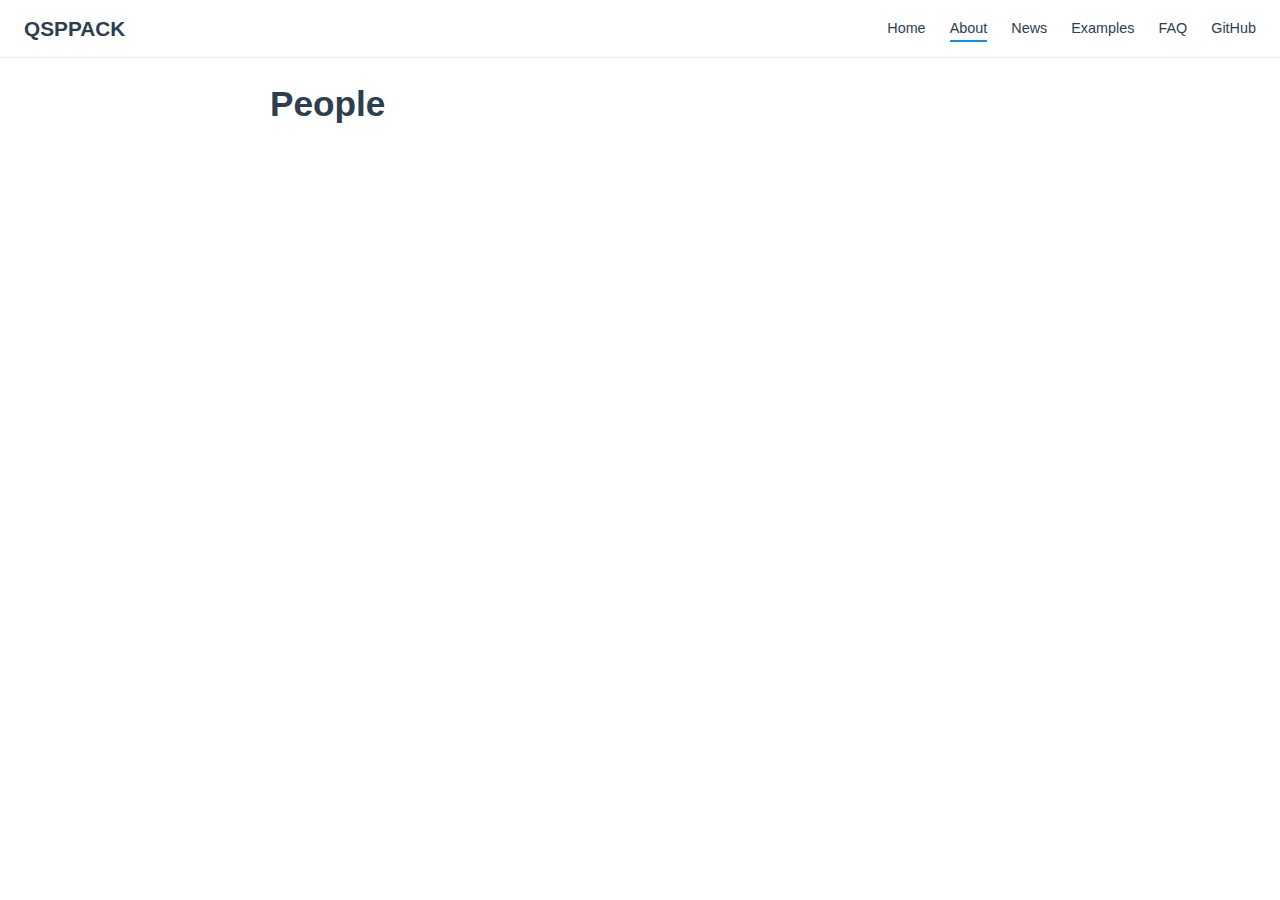
<file: about/people.html>
<!DOCTYPE html>
<html lang="en-US">
  <head>
    <meta charset="utf-8">
    <meta name="viewport" content="width=device-width,initial-scale=1">
    <title>People | QSPPACK</title>
    <meta name="description" content="Quantum Signal Processing PACKage">
    <link rel="icon" href="/logo.png">
    
    <link rel="preload" href="/assets/css/0.styles.2227bf83.css" as="style"><link rel="preload" href="/assets/js/app.739310a0.js" as="script"><link rel="preload" href="/assets/js/2.c1024eb9.js" as="script"><link rel="preload" href="/assets/js/18.35efa88c.js" as="script"><link rel="prefetch" href="/assets/js/10.ac4384a7.js"><link rel="prefetch" href="/assets/js/11.9bcee21b.js"><link rel="prefetch" href="/assets/js/12.b3e5d383.js"><link rel="prefetch" href="/assets/js/13.12a62d53.js"><link rel="prefetch" href="/assets/js/14.1f9dc0cc.js"><link rel="prefetch" href="/assets/js/15.824ad8a7.js"><link rel="prefetch" href="/assets/js/16.c92fe928.js"><link rel="prefetch" href="/assets/js/17.0f15c0ac.js"><link rel="prefetch" href="/assets/js/19.730c535a.js"><link rel="prefetch" href="/assets/js/20.203f52e5.js"><link rel="prefetch" href="/assets/js/21.00826860.js"><link rel="prefetch" href="/assets/js/3.cb9d4e8c.js"><link rel="prefetch" href="/assets/js/4.b8dac8b3.js"><link rel="prefetch" href="/assets/js/5.ab5fbebc.js"><link rel="prefetch" href="/assets/js/6.350ac546.js"><link rel="prefetch" href="/assets/js/7.f316f266.js"><link rel="prefetch" href="/assets/js/8.166861e5.js"><link rel="prefetch" href="/assets/js/9.8080a550.js">
    <link rel="stylesheet" href="/assets/css/0.styles.2227bf83.css">
  </head>
  <body>
    <div id="app" data-server-rendered="true"><div class="theme-container no-sidebar projects-page"><header class="navbar"><div class="sidebar-button"><svg xmlns="http://www.w3.org/2000/svg" aria-hidden="true" role="img" viewBox="0 0 448 512" class="icon"><path fill="currentColor" d="M436 124H12c-6.627 0-12-5.373-12-12V80c0-6.627 5.373-12 12-12h424c6.627 0 12 5.373 12 12v32c0 6.627-5.373 12-12 12zm0 160H12c-6.627 0-12-5.373-12-12v-32c0-6.627 5.373-12 12-12h424c6.627 0 12 5.373 12 12v32c0 6.627-5.373 12-12 12zm0 160H12c-6.627 0-12-5.373-12-12v-32c0-6.627 5.373-12 12-12h424c6.627 0 12 5.373 12 12v32c0 6.627-5.373 12-12 12z"></path></svg></div> <a href="/" class="home-link router-link-active"><!----> <span class="site-name">QSPPACK</span></a> <div class="links"><!----> <nav class="nav-links can-hide"><div class="nav-item"><a href="/" class="nav-link">Home</a></div><div class="nav-item"><a href="/about/" class="nav-link router-link-active">About</a></div><div class="nav-item"><a href="/news/" class="nav-link">News</a></div><div class="nav-item"><a href="/examples/" class="nav-link">Examples</a></div><div class="nav-item"><a href="/issues/" class="nav-link">FAQ</a></div><div class="nav-item"><a href="https://github.com/qsppack" target="_blank" rel="noopener noreferrer" class="nav-link external">
  GitHub
  <svg xmlns="http://www.w3.org/2000/svg" aria-hidden="true" x="0px" y="0px" viewBox="0 0 100 100" width="15" height="15" class="icon outbound"><path fill="currentColor" d="M18.8,85.1h56l0,0c2.2,0,4-1.8,4-4v-32h-8v28h-48v-48h28v-8h-32l0,0c-2.2,0-4,1.8-4,4v56C14.8,83.3,16.6,85.1,18.8,85.1z"></path> <polygon fill="currentColor" points="45.7,48.7 51.3,54.3 77.2,28.5 77.2,37.2 85.2,37.2 85.2,14.9 62.8,14.9 62.8,22.9 71.5,22.9"></polygon></svg></a></div> <!----></nav></div></header> <div class="sidebar-mask"></div> <aside class="sidebar"><nav class="nav-links"><div class="nav-item"><a href="/" class="nav-link">Home</a></div><div class="nav-item"><a href="/about/" class="nav-link router-link-active">About</a></div><div class="nav-item"><a href="/news/" class="nav-link">News</a></div><div class="nav-item"><a href="/examples/" class="nav-link">Examples</a></div><div class="nav-item"><a href="/issues/" class="nav-link">FAQ</a></div><div class="nav-item"><a href="https://github.com/qsppack" target="_blank" rel="noopener noreferrer" class="nav-link external">
  GitHub
  <svg xmlns="http://www.w3.org/2000/svg" aria-hidden="true" x="0px" y="0px" viewBox="0 0 100 100" width="15" height="15" class="icon outbound"><path fill="currentColor" d="M18.8,85.1h56l0,0c2.2,0,4-1.8,4-4v-32h-8v28h-48v-48h28v-8h-32l0,0c-2.2,0-4,1.8-4,4v56C14.8,83.3,16.6,85.1,18.8,85.1z"></path> <polygon fill="currentColor" points="45.7,48.7 51.3,54.3 77.2,28.5 77.2,37.2 85.2,37.2 85.2,14.9 62.8,14.9 62.8,22.9 71.5,22.9"></polygon></svg></a></div> <!----></nav>  <!----> </aside> <main class="page"> <div class="theme-default-content content__default"><h1 id="people">People</h1></div> <footer class="page-edit"><!----> <!----></footer> <!----> </main></div><div class="global-ui"></div></div>
    <script src="/assets/js/app.739310a0.js" defer></script><script src="/assets/js/2.c1024eb9.js" defer></script><script src="/assets/js/18.35efa88c.js" defer></script>
  </body>
</html>
</file>
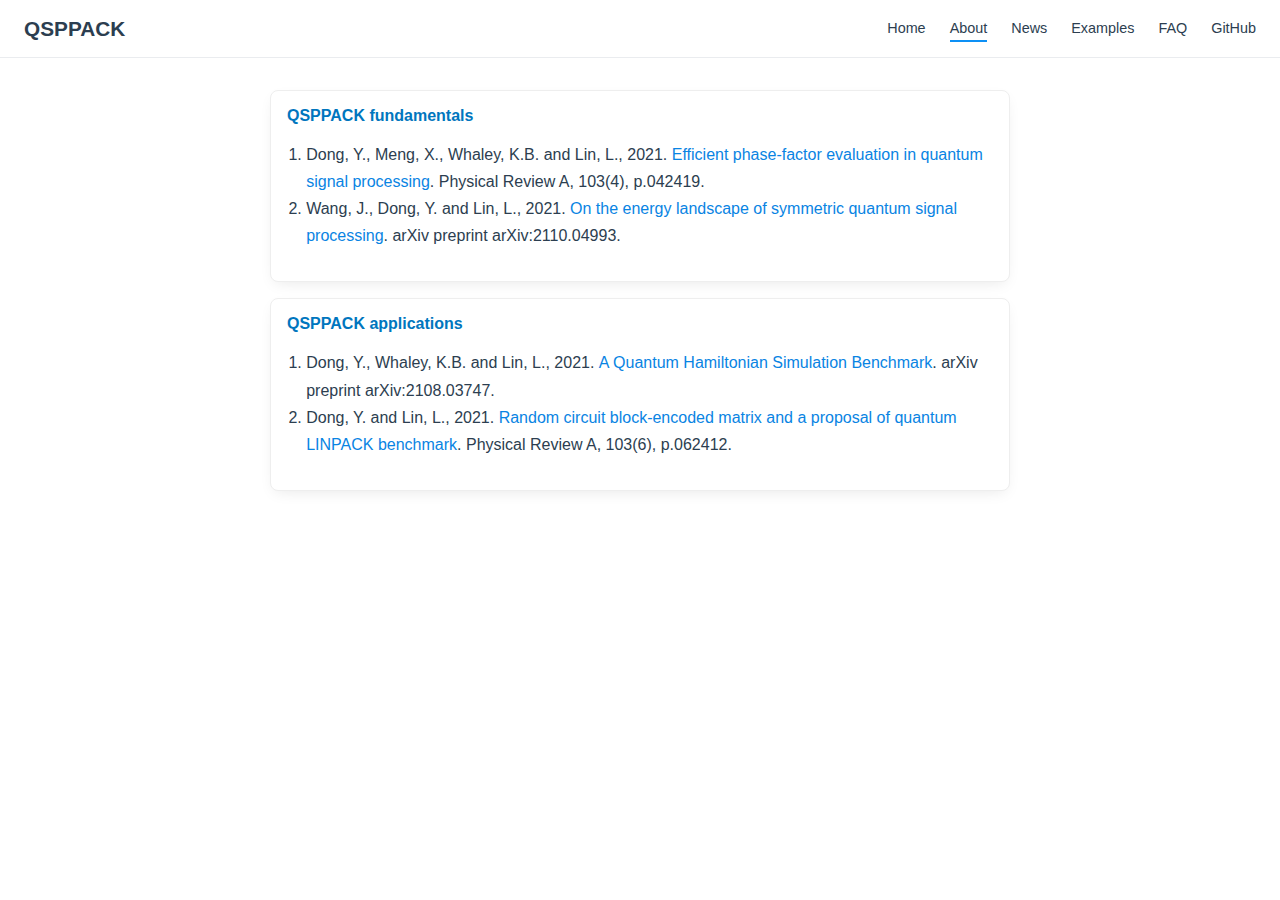
<file: about/publications.html>
<!DOCTYPE html>
<html lang="en-US">
  <head>
    <meta charset="utf-8">
    <meta name="viewport" content="width=device-width,initial-scale=1">
    <title>QSPPACK</title>
    <meta name="description" content="Quantum Signal Processing PACKage">
    <link rel="icon" href="/logo.png">
    
    <link rel="preload" href="/assets/css/0.styles.2227bf83.css" as="style"><link rel="preload" href="/assets/js/app.739310a0.js" as="script"><link rel="preload" href="/assets/js/2.c1024eb9.js" as="script"><link rel="preload" href="/assets/js/10.ac4384a7.js" as="script"><link rel="preload" href="/assets/js/6.350ac546.js" as="script"><link rel="prefetch" href="/assets/js/11.9bcee21b.js"><link rel="prefetch" href="/assets/js/12.b3e5d383.js"><link rel="prefetch" href="/assets/js/13.12a62d53.js"><link rel="prefetch" href="/assets/js/14.1f9dc0cc.js"><link rel="prefetch" href="/assets/js/15.824ad8a7.js"><link rel="prefetch" href="/assets/js/16.c92fe928.js"><link rel="prefetch" href="/assets/js/17.0f15c0ac.js"><link rel="prefetch" href="/assets/js/18.35efa88c.js"><link rel="prefetch" href="/assets/js/19.730c535a.js"><link rel="prefetch" href="/assets/js/20.203f52e5.js"><link rel="prefetch" href="/assets/js/21.00826860.js"><link rel="prefetch" href="/assets/js/3.cb9d4e8c.js"><link rel="prefetch" href="/assets/js/4.b8dac8b3.js"><link rel="prefetch" href="/assets/js/5.ab5fbebc.js"><link rel="prefetch" href="/assets/js/7.f316f266.js"><link rel="prefetch" href="/assets/js/8.166861e5.js"><link rel="prefetch" href="/assets/js/9.8080a550.js">
    <link rel="stylesheet" href="/assets/css/0.styles.2227bf83.css">
  </head>
  <body>
    <div id="app" data-server-rendered="true"><div class="theme-container no-sidebar projects-page"><header class="navbar"><div class="sidebar-button"><svg xmlns="http://www.w3.org/2000/svg" aria-hidden="true" role="img" viewBox="0 0 448 512" class="icon"><path fill="currentColor" d="M436 124H12c-6.627 0-12-5.373-12-12V80c0-6.627 5.373-12 12-12h424c6.627 0 12 5.373 12 12v32c0 6.627-5.373 12-12 12zm0 160H12c-6.627 0-12-5.373-12-12v-32c0-6.627 5.373-12 12-12h424c6.627 0 12 5.373 12 12v32c0 6.627-5.373 12-12 12zm0 160H12c-6.627 0-12-5.373-12-12v-32c0-6.627 5.373-12 12-12h424c6.627 0 12 5.373 12 12v32c0 6.627-5.373 12-12 12z"></path></svg></div> <a href="/" class="home-link router-link-active"><!----> <span class="site-name">QSPPACK</span></a> <div class="links"><!----> <nav class="nav-links can-hide"><div class="nav-item"><a href="/" class="nav-link">Home</a></div><div class="nav-item"><a href="/about/" class="nav-link router-link-active">About</a></div><div class="nav-item"><a href="/news/" class="nav-link">News</a></div><div class="nav-item"><a href="/examples/" class="nav-link">Examples</a></div><div class="nav-item"><a href="/issues/" class="nav-link">FAQ</a></div><div class="nav-item"><a href="https://github.com/qsppack" target="_blank" rel="noopener noreferrer" class="nav-link external">
  GitHub
  <svg xmlns="http://www.w3.org/2000/svg" aria-hidden="true" x="0px" y="0px" viewBox="0 0 100 100" width="15" height="15" class="icon outbound"><path fill="currentColor" d="M18.8,85.1h56l0,0c2.2,0,4-1.8,4-4v-32h-8v28h-48v-48h28v-8h-32l0,0c-2.2,0-4,1.8-4,4v56C14.8,83.3,16.6,85.1,18.8,85.1z"></path> <polygon fill="currentColor" points="45.7,48.7 51.3,54.3 77.2,28.5 77.2,37.2 85.2,37.2 85.2,14.9 62.8,14.9 62.8,22.9 71.5,22.9"></polygon></svg></a></div> <!----></nav></div></header> <div class="sidebar-mask"></div> <aside class="sidebar"><nav class="nav-links"><div class="nav-item"><a href="/" class="nav-link">Home</a></div><div class="nav-item"><a href="/about/" class="nav-link router-link-active">About</a></div><div class="nav-item"><a href="/news/" class="nav-link">News</a></div><div class="nav-item"><a href="/examples/" class="nav-link">Examples</a></div><div class="nav-item"><a href="/issues/" class="nav-link">FAQ</a></div><div class="nav-item"><a href="https://github.com/qsppack" target="_blank" rel="noopener noreferrer" class="nav-link external">
  GitHub
  <svg xmlns="http://www.w3.org/2000/svg" aria-hidden="true" x="0px" y="0px" viewBox="0 0 100 100" width="15" height="15" class="icon outbound"><path fill="currentColor" d="M18.8,85.1h56l0,0c2.2,0,4-1.8,4-4v-32h-8v28h-48v-48h28v-8h-32l0,0c-2.2,0-4,1.8-4,4v56C14.8,83.3,16.6,85.1,18.8,85.1z"></path> <polygon fill="currentColor" points="45.7,48.7 51.3,54.3 77.2,28.5 77.2,37.2 85.2,37.2 85.2,14.9 62.8,14.9 62.8,22.9 71.5,22.9"></polygon></svg></a></div> <!----></nav>  <!----> </aside> <main class="page"> <div class="theme-default-content content__default"><div class="md-card show-border"><!----> <div class="card-content"><p><font size="3em" color="#0076BE"><b>
  QSPPACK fundamentals
</b></font></p> <ol><li> Dong, Y., Meng, X., Whaley, K.B. and Lin, L., 2021. <a href="https://journals.aps.org/pra/abstract/10.1103/PhysRevA.103.042419">Efficient phase-factor evaluation in quantum signal processing</a>. Physical Review A, 103(4), p.042419.</li> <li> Wang, J., Dong, Y. and Lin, L., 2021. <a href="https://arxiv.org/abs/2110.04993">On the energy landscape of symmetric quantum signal processing</a>. arXiv preprint arXiv:2110.04993.</li></ol></div></div> <div class="md-card show-border"><!----> <div class="card-content"><p><font size="3em" color="#0076BE"><b>
  QSPPACK applications
</b></font></p> <ol><li> Dong, Y., Whaley, K.B. and Lin, L., 2021. <a href="https://arxiv.org/abs/2108.03747">A Quantum Hamiltonian Simulation Benchmark</a>. arXiv preprint arXiv:2108.03747.</li> <li> Dong, Y. and Lin, L., 2021. <a href="https://journals.aps.org/pra/abstract/10.1103/PhysRevA.103.062412">Random circuit block-encoded matrix and a proposal of quantum LINPACK benchmark</a>. Physical Review A, 103(6), p.062412.</li></ol></div></div></div> <footer class="page-edit"><!----> <!----></footer> <!----> </main></div><div class="global-ui"></div></div>
    <script src="/assets/js/app.739310a0.js" defer></script><script src="/assets/js/2.c1024eb9.js" defer></script><script src="/assets/js/10.ac4384a7.js" defer></script><script src="/assets/js/6.350ac546.js" defer></script>
  </body>
</html>
</file>
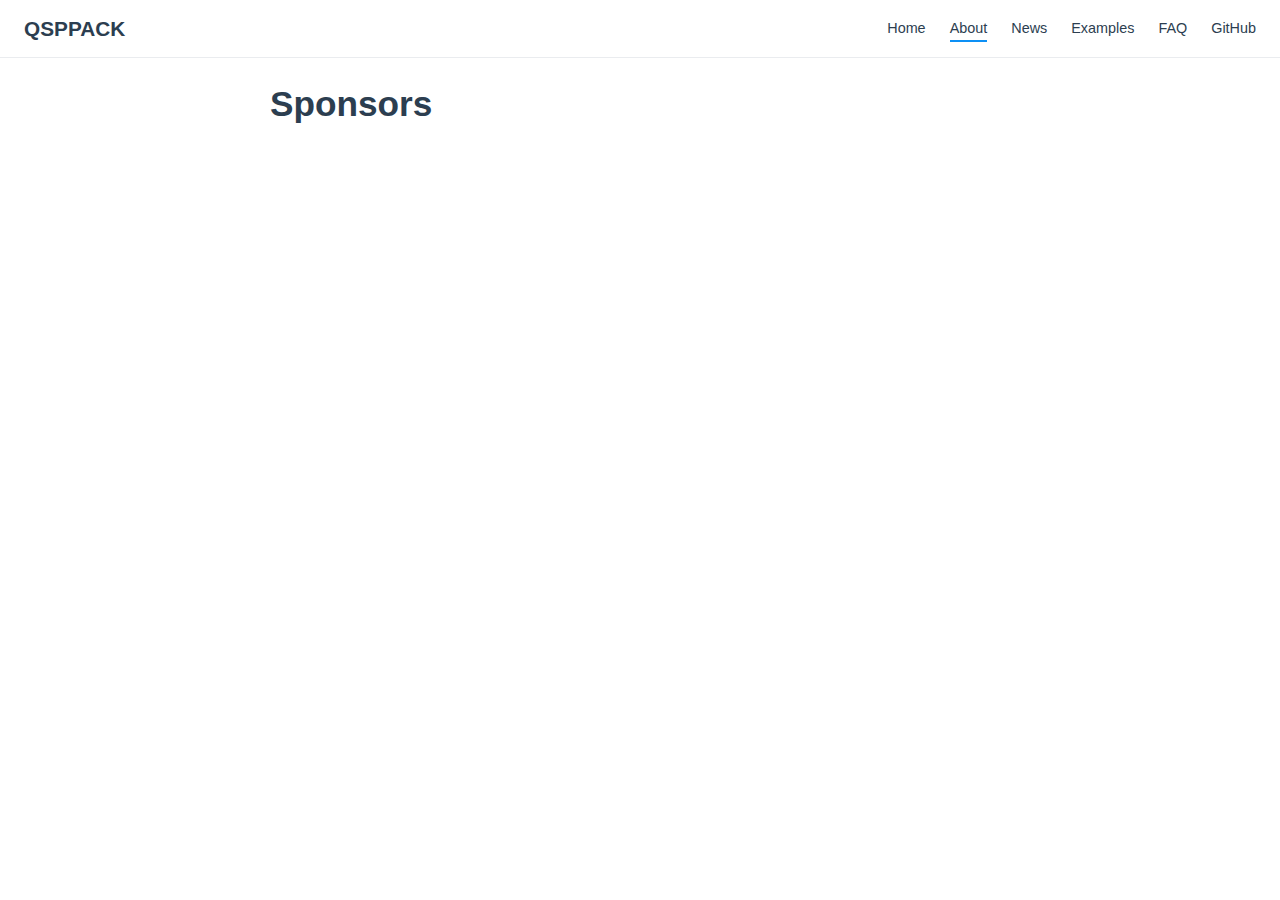
<file: about/sponsors.html>
<!DOCTYPE html>
<html lang="en-US">
  <head>
    <meta charset="utf-8">
    <meta name="viewport" content="width=device-width,initial-scale=1">
    <title>Sponsors | QSPPACK</title>
    <meta name="description" content="Quantum Signal Processing PACKage">
    <link rel="icon" href="/logo.png">
    
    <link rel="preload" href="/assets/css/0.styles.2227bf83.css" as="style"><link rel="preload" href="/assets/js/app.739310a0.js" as="script"><link rel="preload" href="/assets/js/2.c1024eb9.js" as="script"><link rel="preload" href="/assets/js/20.203f52e5.js" as="script"><link rel="prefetch" href="/assets/js/10.ac4384a7.js"><link rel="prefetch" href="/assets/js/11.9bcee21b.js"><link rel="prefetch" href="/assets/js/12.b3e5d383.js"><link rel="prefetch" href="/assets/js/13.12a62d53.js"><link rel="prefetch" href="/assets/js/14.1f9dc0cc.js"><link rel="prefetch" href="/assets/js/15.824ad8a7.js"><link rel="prefetch" href="/assets/js/16.c92fe928.js"><link rel="prefetch" href="/assets/js/17.0f15c0ac.js"><link rel="prefetch" href="/assets/js/18.35efa88c.js"><link rel="prefetch" href="/assets/js/19.730c535a.js"><link rel="prefetch" href="/assets/js/21.00826860.js"><link rel="prefetch" href="/assets/js/3.cb9d4e8c.js"><link rel="prefetch" href="/assets/js/4.b8dac8b3.js"><link rel="prefetch" href="/assets/js/5.ab5fbebc.js"><link rel="prefetch" href="/assets/js/6.350ac546.js"><link rel="prefetch" href="/assets/js/7.f316f266.js"><link rel="prefetch" href="/assets/js/8.166861e5.js"><link rel="prefetch" href="/assets/js/9.8080a550.js">
    <link rel="stylesheet" href="/assets/css/0.styles.2227bf83.css">
  </head>
  <body>
    <div id="app" data-server-rendered="true"><div class="theme-container no-sidebar projects-page"><header class="navbar"><div class="sidebar-button"><svg xmlns="http://www.w3.org/2000/svg" aria-hidden="true" role="img" viewBox="0 0 448 512" class="icon"><path fill="currentColor" d="M436 124H12c-6.627 0-12-5.373-12-12V80c0-6.627 5.373-12 12-12h424c6.627 0 12 5.373 12 12v32c0 6.627-5.373 12-12 12zm0 160H12c-6.627 0-12-5.373-12-12v-32c0-6.627 5.373-12 12-12h424c6.627 0 12 5.373 12 12v32c0 6.627-5.373 12-12 12zm0 160H12c-6.627 0-12-5.373-12-12v-32c0-6.627 5.373-12 12-12h424c6.627 0 12 5.373 12 12v32c0 6.627-5.373 12-12 12z"></path></svg></div> <a href="/" class="home-link router-link-active"><!----> <span class="site-name">QSPPACK</span></a> <div class="links"><!----> <nav class="nav-links can-hide"><div class="nav-item"><a href="/" class="nav-link">Home</a></div><div class="nav-item"><a href="/about/" class="nav-link router-link-active">About</a></div><div class="nav-item"><a href="/news/" class="nav-link">News</a></div><div class="nav-item"><a href="/examples/" class="nav-link">Examples</a></div><div class="nav-item"><a href="/issues/" class="nav-link">FAQ</a></div><div class="nav-item"><a href="https://github.com/qsppack" target="_blank" rel="noopener noreferrer" class="nav-link external">
  GitHub
  <svg xmlns="http://www.w3.org/2000/svg" aria-hidden="true" x="0px" y="0px" viewBox="0 0 100 100" width="15" height="15" class="icon outbound"><path fill="currentColor" d="M18.8,85.1h56l0,0c2.2,0,4-1.8,4-4v-32h-8v28h-48v-48h28v-8h-32l0,0c-2.2,0-4,1.8-4,4v56C14.8,83.3,16.6,85.1,18.8,85.1z"></path> <polygon fill="currentColor" points="45.7,48.7 51.3,54.3 77.2,28.5 77.2,37.2 85.2,37.2 85.2,14.9 62.8,14.9 62.8,22.9 71.5,22.9"></polygon></svg></a></div> <!----></nav></div></header> <div class="sidebar-mask"></div> <aside class="sidebar"><nav class="nav-links"><div class="nav-item"><a href="/" class="nav-link">Home</a></div><div class="nav-item"><a href="/about/" class="nav-link router-link-active">About</a></div><div class="nav-item"><a href="/news/" class="nav-link">News</a></div><div class="nav-item"><a href="/examples/" class="nav-link">Examples</a></div><div class="nav-item"><a href="/issues/" class="nav-link">FAQ</a></div><div class="nav-item"><a href="https://github.com/qsppack" target="_blank" rel="noopener noreferrer" class="nav-link external">
  GitHub
  <svg xmlns="http://www.w3.org/2000/svg" aria-hidden="true" x="0px" y="0px" viewBox="0 0 100 100" width="15" height="15" class="icon outbound"><path fill="currentColor" d="M18.8,85.1h56l0,0c2.2,0,4-1.8,4-4v-32h-8v28h-48v-48h28v-8h-32l0,0c-2.2,0-4,1.8-4,4v56C14.8,83.3,16.6,85.1,18.8,85.1z"></path> <polygon fill="currentColor" points="45.7,48.7 51.3,54.3 77.2,28.5 77.2,37.2 85.2,37.2 85.2,14.9 62.8,14.9 62.8,22.9 71.5,22.9"></polygon></svg></a></div> <!----></nav>  <!----> </aside> <main class="page"> <div class="theme-default-content content__default"><h1 id="sponsors">Sponsors</h1></div> <footer class="page-edit"><!----> <!----></footer> <!----> </main></div><div class="global-ui"></div></div>
    <script src="/assets/js/app.739310a0.js" defer></script><script src="/assets/js/2.c1024eb9.js" defer></script><script src="/assets/js/20.203f52e5.js" defer></script>
  </body>
</html>
</file>
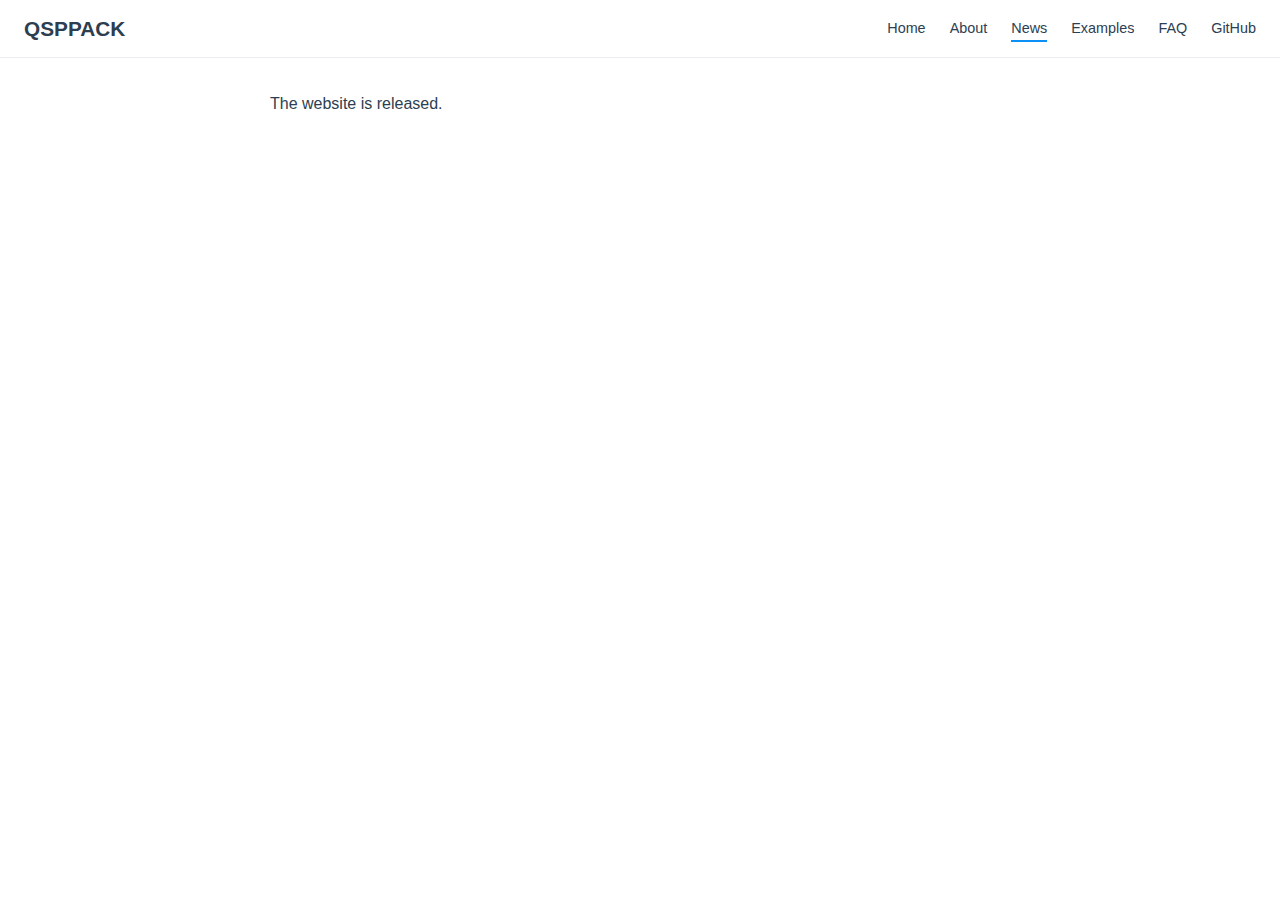
<file: news/release_website.html>
<!DOCTYPE html>
<html lang="en-US">
  <head>
    <meta charset="utf-8">
    <meta name="viewport" content="width=device-width,initial-scale=1">
    <title>QSPPACK</title>
    <meta name="description" content="Quantum Signal Processing PACKage">
    <link rel="icon" href="/logo.png">
    
    <link rel="preload" href="/assets/css/0.styles.2227bf83.css" as="style"><link rel="preload" href="/assets/js/app.739310a0.js" as="script"><link rel="preload" href="/assets/js/2.c1024eb9.js" as="script"><link rel="preload" href="/assets/js/15.824ad8a7.js" as="script"><link rel="prefetch" href="/assets/js/10.ac4384a7.js"><link rel="prefetch" href="/assets/js/11.9bcee21b.js"><link rel="prefetch" href="/assets/js/12.b3e5d383.js"><link rel="prefetch" href="/assets/js/13.12a62d53.js"><link rel="prefetch" href="/assets/js/14.1f9dc0cc.js"><link rel="prefetch" href="/assets/js/16.c92fe928.js"><link rel="prefetch" href="/assets/js/17.0f15c0ac.js"><link rel="prefetch" href="/assets/js/18.35efa88c.js"><link rel="prefetch" href="/assets/js/19.730c535a.js"><link rel="prefetch" href="/assets/js/20.203f52e5.js"><link rel="prefetch" href="/assets/js/21.00826860.js"><link rel="prefetch" href="/assets/js/3.cb9d4e8c.js"><link rel="prefetch" href="/assets/js/4.b8dac8b3.js"><link rel="prefetch" href="/assets/js/5.ab5fbebc.js"><link rel="prefetch" href="/assets/js/6.350ac546.js"><link rel="prefetch" href="/assets/js/7.f316f266.js"><link rel="prefetch" href="/assets/js/8.166861e5.js"><link rel="prefetch" href="/assets/js/9.8080a550.js">
    <link rel="stylesheet" href="/assets/css/0.styles.2227bf83.css">
  </head>
  <body>
    <div id="app" data-server-rendered="true"><div class="theme-container no-sidebar projects-page"><header class="navbar"><div class="sidebar-button"><svg xmlns="http://www.w3.org/2000/svg" aria-hidden="true" role="img" viewBox="0 0 448 512" class="icon"><path fill="currentColor" d="M436 124H12c-6.627 0-12-5.373-12-12V80c0-6.627 5.373-12 12-12h424c6.627 0 12 5.373 12 12v32c0 6.627-5.373 12-12 12zm0 160H12c-6.627 0-12-5.373-12-12v-32c0-6.627 5.373-12 12-12h424c6.627 0 12 5.373 12 12v32c0 6.627-5.373 12-12 12zm0 160H12c-6.627 0-12-5.373-12-12v-32c0-6.627 5.373-12 12-12h424c6.627 0 12 5.373 12 12v32c0 6.627-5.373 12-12 12z"></path></svg></div> <a href="/" class="home-link router-link-active"><!----> <span class="site-name">QSPPACK</span></a> <div class="links"><!----> <nav class="nav-links can-hide"><div class="nav-item"><a href="/" class="nav-link">Home</a></div><div class="nav-item"><a href="/about/" class="nav-link">About</a></div><div class="nav-item"><a href="/news/" class="nav-link router-link-active">News</a></div><div class="nav-item"><a href="/examples/" class="nav-link">Examples</a></div><div class="nav-item"><a href="/issues/" class="nav-link">FAQ</a></div><div class="nav-item"><a href="https://github.com/qsppack" target="_blank" rel="noopener noreferrer" class="nav-link external">
  GitHub
  <svg xmlns="http://www.w3.org/2000/svg" aria-hidden="true" x="0px" y="0px" viewBox="0 0 100 100" width="15" height="15" class="icon outbound"><path fill="currentColor" d="M18.8,85.1h56l0,0c2.2,0,4-1.8,4-4v-32h-8v28h-48v-48h28v-8h-32l0,0c-2.2,0-4,1.8-4,4v56C14.8,83.3,16.6,85.1,18.8,85.1z"></path> <polygon fill="currentColor" points="45.7,48.7 51.3,54.3 77.2,28.5 77.2,37.2 85.2,37.2 85.2,14.9 62.8,14.9 62.8,22.9 71.5,22.9"></polygon></svg></a></div> <!----></nav></div></header> <div class="sidebar-mask"></div> <aside class="sidebar"><nav class="nav-links"><div class="nav-item"><a href="/" class="nav-link">Home</a></div><div class="nav-item"><a href="/about/" class="nav-link">About</a></div><div class="nav-item"><a href="/news/" class="nav-link router-link-active">News</a></div><div class="nav-item"><a href="/examples/" class="nav-link">Examples</a></div><div class="nav-item"><a href="/issues/" class="nav-link">FAQ</a></div><div class="nav-item"><a href="https://github.com/qsppack" target="_blank" rel="noopener noreferrer" class="nav-link external">
  GitHub
  <svg xmlns="http://www.w3.org/2000/svg" aria-hidden="true" x="0px" y="0px" viewBox="0 0 100 100" width="15" height="15" class="icon outbound"><path fill="currentColor" d="M18.8,85.1h56l0,0c2.2,0,4-1.8,4-4v-32h-8v28h-48v-48h28v-8h-32l0,0c-2.2,0-4,1.8-4,4v56C14.8,83.3,16.6,85.1,18.8,85.1z"></path> <polygon fill="currentColor" points="45.7,48.7 51.3,54.3 77.2,28.5 77.2,37.2 85.2,37.2 85.2,14.9 62.8,14.9 62.8,22.9 71.5,22.9"></polygon></svg></a></div> <!----></nav>  <!----> </aside> <main class="page"> <div class="theme-default-content content__default"><p>The website is released.</p></div> <footer class="page-edit"><!----> <!----></footer> <!----> </main></div><div class="global-ui"></div></div>
    <script src="/assets/js/app.739310a0.js" defer></script><script src="/assets/js/2.c1024eb9.js" defer></script><script src="/assets/js/15.824ad8a7.js" defer></script>
  </body>
</html>
</file>
<file: assets/css/0.styles.2227bf83.css>
#nprogress{pointer-events:none}#nprogress .bar{background:#0984e3;position:fixed;z-index:1031;top:0;left:0;width:100%;height:2px}#nprogress .peg{display:block;position:absolute;right:0;width:100px;height:100%;box-shadow:0 0 10px #0984e3,0 0 5px #0984e3;opacity:1;-webkit-transform:rotate(3deg) translateY(-4px);transform:rotate(3deg) translateY(-4px)}#nprogress .spinner{display:block;position:fixed;z-index:1031;top:15px;right:15px}#nprogress .spinner-icon{width:18px;height:18px;box-sizing:border-box;border-color:#0984e3 transparent transparent #0984e3;border-style:solid;border-width:2px;border-radius:50%;-webkit-animation:nprogress-spinner .4s linear infinite;animation:nprogress-spinner .4s linear infinite}.nprogress-custom-parent{overflow:hidden;position:relative}.nprogress-custom-parent #nprogress .bar,.nprogress-custom-parent #nprogress .spinner{position:absolute}@-webkit-keyframes nprogress-spinner{0%{-webkit-transform:rotate(0deg);transform:rotate(0deg)}to{-webkit-transform:rotate(1turn);transform:rotate(1turn)}}@keyframes nprogress-spinner{0%{-webkit-transform:rotate(0deg);transform:rotate(0deg)}to{-webkit-transform:rotate(1turn);transform:rotate(1turn)}}.icon.outbound{color:#aaa;display:inline-block;vertical-align:middle;position:relative;top:-1px}.home{padding:3.6rem 2rem 0;max-width:960px;margin:0 auto;display:block}.home .hero{text-align:center}.home .hero img{max-width:100%;max-height:280px;display:block;margin:3rem auto 1.5rem}.home .hero h1{font-size:3rem}.home .hero .action,.home .hero .description,.home .hero h1{margin:1.8rem auto}.home .hero .description{max-width:35rem;font-size:1.6rem;line-height:1.3;color:#6a8bad}.home .hero .action-button{display:inline-block;font-size:1.2rem;color:#fff;background-color:#0984e3;padding:.8rem 1.6rem;border-radius:4px;-webkit-transition:background-color .1s ease;transition:background-color .1s ease;box-sizing:border-box;border-bottom:1px solid #0877cc}.home .hero .action-button:hover{background-color:#1292f6}.home .features{border-top:1px solid #eaecef;padding:1.2rem 0;margin-top:2.5rem;display:-webkit-box;display:flex;flex-wrap:wrap;-webkit-box-align:start;align-items:flex-start;align-content:stretch;-webkit-box-pack:justify;justify-content:space-between}.home .feature{-webkit-box-flex:1;flex-grow:1;flex-basis:30%;max-width:30%}.home .feature h2{font-size:1.4rem;font-weight:500;border-bottom:none;padding-bottom:0;color:#3a5169}.home .feature p{color:#4e6e8e}.home .footer{padding:2.5rem;border-top:1px solid #eaecef;text-align:center;color:#4e6e8e}@media (max-width:719px){.home .features{-webkit-box-orient:vertical;-webkit-box-direction:normal;flex-direction:column}.home .feature{max-width:100%;padding:0 2.5rem}}@media (max-width:419px){.home{padding-left:1.5rem;padding-right:1.5rem}.home .hero img{max-height:210px;margin:2rem auto 1.2rem}.home .hero h1{font-size:2rem}.home .hero .action,.home .hero .description,.home .hero h1{margin:1.2rem auto}.home .hero .description{font-size:1.2rem}.home .hero .action-button{font-size:1rem;padding:.6rem 1.2rem}.home .feature h2{font-size:1.25rem}}.search-box{display:inline-block;position:relative;margin-right:1rem}.search-box input{cursor:text;width:10rem;height:2rem;color:#4e6e8e;display:inline-block;border:1px solid #cfd4db;border-radius:2rem;font-size:.9rem;line-height:2rem;padding:0 .5rem 0 2rem;outline:none;-webkit-transition:all .2s ease;transition:all .2s ease;background:#fff url(/assets/img/search.83621669.svg) .6rem .5rem no-repeat;background-size:1rem}.search-box input:focus{cursor:auto;border-color:#0984e3}.search-box .suggestions{background:#fff;width:20rem;position:absolute;top:1.5rem;border:1px solid #cfd4db;border-radius:6px;padding:.4rem;list-style-type:none}.search-box .suggestions.align-right{right:0}.search-box .suggestion{line-height:1.4;padding:.4rem .6rem;border-radius:4px;cursor:pointer}.search-box .suggestion a{white-space:normal;color:#5d82a6}.search-box .suggestion a .page-title{font-weight:600}.search-box .suggestion a .header{font-size:.9em;margin-left:.25em}.search-box .suggestion.focused{background-color:#f3f4f5}.search-box .suggestion.focused a{color:#0984e3}@media (max-width:959px){.search-box input{cursor:pointer;width:0;border-color:transparent;position:relative}.search-box input:focus{cursor:text;left:0;width:10rem}}@media (-ms-high-contrast:none){.search-box input{height:2rem}}@media (max-width:959px) and (min-width:719px){.search-box .suggestions{left:0}}@media (max-width:719px){.search-box{margin-right:0}.search-box input{left:1rem}.search-box .suggestions{right:0}}@media (max-width:419px){.search-box .suggestions{width:calc(100vw - 4rem)}.search-box input:focus{width:8rem}}.sidebar-button{cursor:pointer;display:none;width:1.25rem;height:1.25rem;position:absolute;padding:.6rem;top:.6rem;left:1rem}.sidebar-button .icon{display:block;width:1.25rem;height:1.25rem}@media (max-width:719px){.sidebar-button{display:block}}.dropdown-enter,.dropdown-leave-to{height:0!important}.dropdown-wrapper{cursor:pointer}.dropdown-wrapper .dropdown-title{display:block;font-size:.9rem;font-family:inherit;cursor:inherit;padding:inherit;line-height:1.4rem;background:transparent;border:none;font-weight:500;color:#2c3e50}.dropdown-wrapper .dropdown-title:hover{border-color:transparent}.dropdown-wrapper .dropdown-title .arrow{vertical-align:middle;margin-top:-1px;margin-left:.4rem}.dropdown-wrapper .nav-dropdown .dropdown-item{color:inherit;line-height:1.7rem}.dropdown-wrapper .nav-dropdown .dropdown-item h4{margin:.45rem 0 0;border-top:1px solid #eee;padding:.45rem 1.5rem 0 1.25rem}.dropdown-wrapper .nav-dropdown .dropdown-item .dropdown-subitem-wrapper{padding:0;list-style:none}.dropdown-wrapper .nav-dropdown .dropdown-item .dropdown-subitem-wrapper .dropdown-subitem{font-size:.9em}.dropdown-wrapper .nav-dropdown .dropdown-item a{display:block;line-height:1.7rem;position:relative;border-bottom:none;font-weight:400;margin-bottom:0;padding:0 1.5rem 0 1.25rem}.dropdown-wrapper .nav-dropdown .dropdown-item a.router-link-active,.dropdown-wrapper .nav-dropdown .dropdown-item a:hover{color:#0984e3}.dropdown-wrapper .nav-dropdown .dropdown-item a.router-link-active:after{content:"";width:0;height:0;border-left:5px solid #0984e3;border-top:3px solid transparent;border-bottom:3px solid transparent;position:absolute;top:calc(50% - 2px);left:9px}.dropdown-wrapper .nav-dropdown .dropdown-item:first-child h4{margin-top:0;padding-top:0;border-top:0}@media (max-width:719px){.dropdown-wrapper.open .dropdown-title{margin-bottom:.5rem}.dropdown-wrapper .dropdown-title{font-weight:600;font-size:inherit}.dropdown-wrapper .dropdown-title:hover{color:#0984e3}.dropdown-wrapper .nav-dropdown{-webkit-transition:height .1s ease-out;transition:height .1s ease-out;overflow:hidden}.dropdown-wrapper .nav-dropdown .dropdown-item h4{border-top:0;margin-top:0;padding-top:0}.dropdown-wrapper .nav-dropdown .dropdown-item>a,.dropdown-wrapper .nav-dropdown .dropdown-item h4{font-size:15px;line-height:2rem}.dropdown-wrapper .nav-dropdown .dropdown-item .dropdown-subitem{font-size:14px;padding-left:1rem}}@media (min-width:719px){.dropdown-wrapper{height:1.8rem}.dropdown-wrapper.open .nav-dropdown,.dropdown-wrapper:hover .nav-dropdown{display:block!important}.dropdown-wrapper.open:blur{display:none}.dropdown-wrapper .dropdown-title .arrow{border-left:4px solid transparent;border-right:4px solid transparent;border-top:6px solid #ccc;border-bottom:0}.dropdown-wrapper .nav-dropdown{display:none;height:auto!important;box-sizing:border-box;max-height:calc(100vh - 2.7rem);overflow-y:auto;position:absolute;top:100%;right:0;background-color:#fff;padding:.6rem 0;border:1px solid;border-color:#ddd #ddd #ccc;text-align:left;border-radius:.25rem;white-space:nowrap;margin:0}}.nav-links{display:inline-block}.nav-links a{line-height:1.4rem;color:inherit}.nav-links a.router-link-active,.nav-links a:hover{color:#0984e3}.nav-links .nav-item{position:relative;display:inline-block;margin-left:1.5rem;line-height:2rem}.nav-links .nav-item:first-child{margin-left:0}.nav-links .repo-link{margin-left:1.5rem}@media (max-width:719px){.nav-links .nav-item,.nav-links .repo-link{margin-left:0}}@media (min-width:719px){.nav-links a.router-link-active,.nav-links a:hover{color:#2c3e50}.nav-item>a:not(.external).router-link-active,.nav-item>a:not(.external):hover{margin-bottom:-2px;border-bottom:2px solid #0d90f5}}.navbar{padding:.7rem 1.5rem;line-height:2.2rem}.navbar a,.navbar img,.navbar span{display:inline-block}.navbar .logo{height:2.2rem;min-width:2.2rem;margin-right:.8rem;vertical-align:top}.navbar .site-name{font-size:1.3rem;font-weight:600;color:#2c3e50;position:relative}.navbar .links{padding-left:1.5rem;box-sizing:border-box;background-color:#fff;white-space:nowrap;font-size:.9rem;position:absolute;right:1.5rem;top:.7rem;display:-webkit-box;display:flex}.navbar .links .search-box{-webkit-box-flex:0;flex:0 0 auto;vertical-align:top}@media (max-width:719px){.navbar{padding-left:4rem}.navbar .can-hide{display:none}.navbar .links{padding-left:1.5rem}.navbar .site-name{width:calc(100vw - 9.4rem);overflow:hidden;white-space:nowrap;text-overflow:ellipsis}}.page-edit{max-width:740px;margin:0 auto;padding:2rem 2.5rem}@media (max-width:959px){.page-edit{padding:2rem}}@media (max-width:419px){.page-edit{padding:1.5rem}}.page-edit{padding-top:1rem;padding-bottom:1rem;overflow:auto}.page-edit .edit-link{display:inline-block}.page-edit .edit-link a{color:#4e6e8e;margin-right:.25rem}.page-edit .last-updated{float:right;font-size:.9em}.page-edit .last-updated .prefix{font-weight:500;color:#4e6e8e}.page-edit .last-updated .time{font-weight:400;color:#aaa}@media (max-width:719px){.page-edit .edit-link{margin-bottom:.5rem}.page-edit .last-updated{font-size:.8em;float:none;text-align:left}}.page-nav{max-width:740px;margin:0 auto;padding:2rem 2.5rem}@media (max-width:959px){.page-nav{padding:2rem}}@media (max-width:419px){.page-nav{padding:1.5rem}}.page-nav{padding-top:1rem;padding-bottom:0}.page-nav .inner{min-height:2rem;margin-top:0;border-top:1px solid #eaecef;padding-top:1rem;overflow:auto}.page-nav .next{float:right}.page{padding-bottom:2rem;display:block}.sidebar-group .sidebar-group{padding-left:.5em}.sidebar-group:not(.collapsable) .sidebar-heading:not(.clickable){cursor:auto;color:inherit}.sidebar-group.is-sub-group{padding-left:0}.sidebar-group.is-sub-group>.sidebar-heading{font-size:.95em;line-height:1.4;font-weight:400;padding-left:2rem}.sidebar-group.is-sub-group>.sidebar-heading:not(.clickable){opacity:.5}.sidebar-group.is-sub-group>.sidebar-group-items{padding-left:1rem}.sidebar-group.is-sub-group>.sidebar-group-items>li>.sidebar-link{font-size:.95em;border-left:none}.sidebar-group.depth-2>.sidebar-heading{border-left:none}.sidebar-heading{color:#2c3e50;-webkit-transition:color .15s ease;transition:color .15s ease;cursor:pointer;font-size:1.1em;font-weight:700;padding:.35rem 1.5rem .35rem 1.25rem;width:100%;box-sizing:border-box;margin:0;border-left:.25rem solid transparent}.sidebar-heading.open,.sidebar-heading:hover{color:inherit}.sidebar-heading .arrow{position:relative;top:-.12em;left:.5em}.sidebar-heading.clickable.active{font-weight:600;color:#0984e3;border-left-color:#0984e3}.sidebar-heading.clickable:hover{color:#0984e3}.sidebar-group-items{-webkit-transition:height .1s ease-out;transition:height .1s ease-out;font-size:.95em;overflow:hidden}.sidebar .sidebar-sub-headers{padding-left:1rem;font-size:.95em}a.sidebar-link{font-size:1em;font-weight:400;display:inline-block;color:#2c3e50;border-left:.25rem solid transparent;padding:.35rem 1rem .35rem 1.25rem;line-height:1.4;width:100%;box-sizing:border-box}a.sidebar-link:hover{color:#0984e3}a.sidebar-link.active{font-weight:600;color:#0984e3;border-left-color:#0984e3}.sidebar-group a.sidebar-link{padding-left:2rem}.sidebar-sub-headers a.sidebar-link{padding-top:.25rem;padding-bottom:.25rem;border-left:none}.sidebar-sub-headers a.sidebar-link.active{font-weight:500}.sidebar ul{padding:0;margin:0;list-style-type:none}.sidebar a{display:inline-block}.sidebar .nav-links{display:none;border-bottom:1px solid #eaecef;padding:.5rem 0 .75rem}.sidebar .nav-links a{font-weight:600}.sidebar .nav-links .nav-item,.sidebar .nav-links .repo-link{display:block;line-height:1.25rem;font-size:1.1em;padding:.5rem 0 .5rem 1.5rem}.sidebar>.sidebar-links{padding:1.5rem 0}.sidebar>.sidebar-links>li>a.sidebar-link{font-size:1.1em;line-height:1.7;font-weight:700}.sidebar>.sidebar-links>li:not(:first-child){margin-top:.75rem}@media (max-width:719px){.sidebar .nav-links{display:block}.sidebar .nav-links .dropdown-wrapper .nav-dropdown .dropdown-item a.router-link-active:after{top:calc(1rem - 2px)}.sidebar>.sidebar-links{padding:1rem 0}}.theme-container.home-page .page{font-size:14px;font-family:lucida grande,lucida sans unicode,lucida,Helvetica Neue,Helvetica,Arial,sans-serif}.theme-container.home-page .page p{margin:0 0 .5rem}.theme-container.home-page .page ol,.theme-container.home-page .page p,.theme-container.home-page .page ul{line-height:normal}.theme-container.home-page .page a{font-weight:400}.theme-container.home-page .page .theme-default-content:not(.custom)>h2{margin-bottom:.5rem}.theme-container.home-page .page .theme-default-content:not(.custom)>h2:first-child+p{margin-top:.5rem}.theme-container.home-page .page .theme-default-content:not(.custom)>h3{padding-top:4rem}.theme-container.home-page .page .md-card{margin-top:.5em}.theme-container.home-page .page .md-card .card-image{padding:.2rem}.theme-container.home-page .page .md-card .card-image img{max-width:120px;max-height:120px}.theme-container.home-page .page .md-card .card-content p{-webkit-margin-after:.2em}@media (max-width:419px){.theme-container.home-page .page ol,.theme-container.home-page .page p,.theme-container.home-page .page ul{line-height:1.5}.theme-container.home-page .page .md-card .card-image img{width:100%;max-width:400px}}.projects-page{background-color:#fff}code[class*=language-],pre[class*=language-]{color:#ccc;background:none;font-family:Consolas,Monaco,Andale Mono,Ubuntu Mono,monospace;font-size:1em;text-align:left;white-space:pre;word-spacing:normal;word-break:normal;word-wrap:normal;line-height:1.5;-moz-tab-size:4;-o-tab-size:4;tab-size:4;-webkit-hyphens:none;-ms-hyphens:none;hyphens:none}pre[class*=language-]{padding:1em;margin:.5em 0;overflow:auto}:not(pre)>code[class*=language-],pre[class*=language-]{background:#2d2d2d}:not(pre)>code[class*=language-]{padding:.1em;border-radius:.3em;white-space:normal}.token.block-comment,.token.cdata,.token.comment,.token.doctype,.token.prolog{color:#999}.token.punctuation{color:#ccc}.token.attr-name,.token.deleted,.token.namespace,.token.tag{color:#e2777a}.token.function-name{color:#6196cc}.token.boolean,.token.function,.token.number{color:#f08d49}.token.class-name,.token.constant,.token.property,.token.symbol{color:#f8c555}.token.atrule,.token.builtin,.token.important,.token.keyword,.token.selector{color:#cc99cd}.token.attr-value,.token.char,.token.regex,.token.string,.token.variable{color:#7ec699}.token.entity,.token.operator,.token.url{color:#67cdcc}.token.bold,.token.important{font-weight:700}.token.italic{font-style:italic}.token.entity{cursor:help}.token.inserted{color:green}.theme-default-content code{color:#476582;padding:.25rem .5rem;margin:0;font-size:.85em;background-color:rgba(27,31,35,.05);border-radius:3px}.theme-default-content code .token.deleted{color:#ec5975}.theme-default-content code .token.inserted{color:#0984e3}.theme-default-content pre,.theme-default-content pre[class*=language-]{line-height:1.4;padding:1.25rem 1.5rem;margin:.85rem 0;background-color:#282c34;border-radius:6px;overflow:auto}.theme-default-content pre[class*=language-] code,.theme-default-content pre code{color:#fff;padding:0;background-color:transparent;border-radius:0}div[class*=language-]{position:relative;background-color:#282c34;border-radius:6px}div[class*=language-] .highlight-lines{-webkit-user-select:none;-ms-user-select:none;user-select:none;padding-top:1.3rem;position:absolute;top:0;left:0;width:100%;line-height:1.4}div[class*=language-] .highlight-lines .highlighted{background-color:rgba(0,0,0,.66)}div[class*=language-] pre,div[class*=language-] pre[class*=language-]{background:transparent;position:relative;z-index:1}div[class*=language-]:before{position:absolute;z-index:3;top:.8em;right:1em;font-size:.75rem;color:hsla(0,0%,100%,.4)}div[class*=language-]:not(.line-numbers-mode) .line-numbers-wrapper{display:none}div[class*=language-].line-numbers-mode .highlight-lines .highlighted{position:relative}div[class*=language-].line-numbers-mode .highlight-lines .highlighted:before{content:" ";position:absolute;z-index:3;left:0;top:0;display:block;width:3.5rem;height:100%;background-color:rgba(0,0,0,.66)}div[class*=language-].line-numbers-mode pre{padding-left:4.5rem;vertical-align:middle}div[class*=language-].line-numbers-mode .line-numbers-wrapper{position:absolute;top:0;width:3.5rem;text-align:center;color:hsla(0,0%,100%,.3);padding:1.25rem 0;line-height:1.4}div[class*=language-].line-numbers-mode .line-numbers-wrapper br{-webkit-user-select:none;-ms-user-select:none;user-select:none}div[class*=language-].line-numbers-mode .line-numbers-wrapper .line-number{position:relative;z-index:4;-webkit-user-select:none;-ms-user-select:none;user-select:none;font-size:.85em}div[class*=language-].line-numbers-mode:after{content:"";position:absolute;z-index:2;top:0;left:0;width:3.5rem;height:100%;border-radius:6px 0 0 6px;border-right:1px solid rgba(0,0,0,.66);background-color:#282c34}div[class~=language-js]:before{content:"js"}div[class~=language-ts]:before{content:"ts"}div[class~=language-html]:before{content:"html"}div[class~=language-md]:before{content:"md"}div[class~=language-vue]:before{content:"vue"}div[class~=language-css]:before{content:"css"}div[class~=language-sass]:before{content:"sass"}div[class~=language-scss]:before{content:"scss"}div[class~=language-less]:before{content:"less"}div[class~=language-stylus]:before{content:"stylus"}div[class~=language-go]:before{content:"go"}div[class~=language-java]:before{content:"java"}div[class~=language-c]:before{content:"c"}div[class~=language-sh]:before{content:"sh"}div[class~=language-yaml]:before{content:"yaml"}div[class~=language-py]:before{content:"py"}div[class~=language-docker]:before{content:"docker"}div[class~=language-dockerfile]:before{content:"dockerfile"}div[class~=language-makefile]:before{content:"makefile"}div[class~=language-javascript]:before{content:"js"}div[class~=language-typescript]:before{content:"ts"}div[class~=language-markup]:before{content:"html"}div[class~=language-markdown]:before{content:"md"}div[class~=language-json]:before{content:"json"}div[class~=language-ruby]:before{content:"rb"}div[class~=language-python]:before{content:"py"}div[class~=language-bash]:before{content:"sh"}div[class~=language-php]:before{content:"php"}.custom-block .custom-block-title{font-weight:600;margin-bottom:-.4rem}.custom-block.danger,.custom-block.tip,.custom-block.warning{padding:.1rem 1.5rem;border-left-width:.5rem;border-left-style:solid;margin:1rem 0}.custom-block.tip{background-color:#f3f5f7;border-color:#42b983}.custom-block.warning{background-color:rgba(255,229,100,.3);border-color:#e7c000;color:#6b5900}.custom-block.warning .custom-block-title{color:#b29400}.custom-block.warning a{color:#2c3e50}.custom-block.danger{background-color:#ffe6e6;border-color:#c00;color:#4d0000}.custom-block.danger .custom-block-title{color:#900}.custom-block.danger a{color:#2c3e50}.arrow{display:inline-block;width:0;height:0}.arrow.up{border-bottom:6px solid #ccc}.arrow.down,.arrow.up{border-left:4px solid transparent;border-right:4px solid transparent}.arrow.down{border-top:6px solid #ccc}.arrow.right{border-left:6px solid #ccc}.arrow.left,.arrow.right{border-top:4px solid transparent;border-bottom:4px solid transparent}.arrow.left{border-right:6px solid #ccc}.theme-default-content:not(.custom){max-width:740px;margin:0 auto;padding:2rem 2.5rem}@media (max-width:959px){.theme-default-content:not(.custom){padding:2rem}}@media (max-width:419px){.theme-default-content:not(.custom){padding:1.5rem}}.table-of-contents .badge{vertical-align:middle}body,html{padding:0;margin:0;background-color:#fff}body{font-family:-apple-system,BlinkMacSystemFont,Segoe UI,Roboto,Oxygen,Ubuntu,Cantarell,Fira Sans,Droid Sans,Helvetica Neue,sans-serif;-webkit-font-smoothing:antialiased;-moz-osx-font-smoothing:grayscale;font-size:16px;color:#2c3e50}.page{padding-left:20rem}.navbar{z-index:20;right:0;height:3.6rem;background-color:#fff;box-sizing:border-box;border-bottom:1px solid #eaecef}.navbar,.sidebar-mask{position:fixed;top:0;left:0}.sidebar-mask{z-index:9;width:100vw;height:100vh;display:none}.sidebar{font-size:16px;background-color:#fff;width:20rem;position:fixed;z-index:10;margin:0;top:3.6rem;left:0;bottom:0;box-sizing:border-box;border-right:1px solid #eaecef;overflow-y:auto}.theme-default-content:not(.custom)>:first-child{margin-top:3.6rem}.theme-default-content:not(.custom) a:hover{text-decoration:underline}.theme-default-content:not(.custom) p.demo{padding:1rem 1.5rem;border:1px solid #ddd;border-radius:4px}.theme-default-content:not(.custom) img{max-width:100%}.theme-default-content.custom{padding:0;margin:0}.theme-default-content.custom img{max-width:100%}a{font-weight:500;text-decoration:none}a,p a code{color:#0984e3}p a code{font-weight:400}kbd{background:#eee;border:.15rem solid #ddd;border-bottom:.25rem solid #ddd;border-radius:.15rem;padding:0 .15em}blockquote{font-size:1rem;color:#999;border-left:.2rem solid #dfe2e5;margin:1rem 0;padding:.25rem 0 .25rem 1rem}blockquote>p{margin:0}ol,ul{padding-left:1.2em}strong{font-weight:600}h1,h2,h3,h4,h5,h6{font-weight:600;line-height:1.25}.theme-default-content:not(.custom)>h1,.theme-default-content:not(.custom)>h2,.theme-default-content:not(.custom)>h3,.theme-default-content:not(.custom)>h4,.theme-default-content:not(.custom)>h5,.theme-default-content:not(.custom)>h6{margin-top:-3.1rem;padding-top:4.6rem;margin-bottom:0}.theme-default-content:not(.custom)>h1:first-child,.theme-default-content:not(.custom)>h2:first-child,.theme-default-content:not(.custom)>h3:first-child,.theme-default-content:not(.custom)>h4:first-child,.theme-default-content:not(.custom)>h5:first-child,.theme-default-content:not(.custom)>h6:first-child{margin-top:-1.5rem;margin-bottom:1rem}.theme-default-content:not(.custom)>h1:first-child+.custom-block,.theme-default-content:not(.custom)>h1:first-child+p,.theme-default-content:not(.custom)>h1:first-child+pre,.theme-default-content:not(.custom)>h2:first-child+.custom-block,.theme-default-content:not(.custom)>h2:first-child+p,.theme-default-content:not(.custom)>h2:first-child+pre,.theme-default-content:not(.custom)>h3:first-child+.custom-block,.theme-default-content:not(.custom)>h3:first-child+p,.theme-default-content:not(.custom)>h3:first-child+pre,.theme-default-content:not(.custom)>h4:first-child+.custom-block,.theme-default-content:not(.custom)>h4:first-child+p,.theme-default-content:not(.custom)>h4:first-child+pre,.theme-default-content:not(.custom)>h5:first-child+.custom-block,.theme-default-content:not(.custom)>h5:first-child+p,.theme-default-content:not(.custom)>h5:first-child+pre,.theme-default-content:not(.custom)>h6:first-child+.custom-block,.theme-default-content:not(.custom)>h6:first-child+p,.theme-default-content:not(.custom)>h6:first-child+pre{margin-top:2rem}h1:hover .header-anchor,h2:hover .header-anchor,h3:hover .header-anchor,h4:hover .header-anchor,h5:hover .header-anchor,h6:hover .header-anchor{opacity:1}h1{font-size:2.2rem}h2{font-size:1.65rem;padding-bottom:.3rem;border-bottom:1px solid #eaecef}h3{font-size:1.35rem}a.header-anchor{font-size:.85em;float:left;margin-left:-.87em;padding-right:.23em;margin-top:.125em;opacity:0}a.header-anchor:hover{text-decoration:none}.line-number,code,kbd{font-family:source-code-pro,Menlo,Monaco,Consolas,Courier New,monospace}ol,p,ul{line-height:1.7}hr{border:0;border-top:1px solid #eaecef}table{border-collapse:collapse;margin:1rem 0;display:block;overflow-x:auto}tr{border-top:1px solid #dfe2e5}tr:nth-child(2n){background-color:#f6f8fa}td,th{border:1px solid #dfe2e5;padding:.6em 1em}.theme-container.sidebar-open .sidebar-mask{display:block}.theme-container.no-navbar .theme-default-content:not(.custom)>h1,.theme-container.no-navbar h2,.theme-container.no-navbar h3,.theme-container.no-navbar h4,.theme-container.no-navbar h5,.theme-container.no-navbar h6{margin-top:1.5rem;padding-top:0}.theme-container.no-navbar .sidebar{top:0}@media (min-width:720px){.theme-container.no-sidebar .sidebar{display:none}.theme-container.no-sidebar .page{padding-left:0}}@media (max-width:959px){.sidebar{font-size:15px;width:16.4rem}.page{padding-left:16.4rem}}@media (max-width:719px){.sidebar{top:0;padding-top:3.6rem;transform:translateX(-100%);transition:transform .2s ease}.page{padding-left:0}.theme-container.sidebar-open .sidebar{transform:translateX(0)}.theme-container.no-navbar .sidebar{padding-top:0}}@media (max-width:419px){h1{font-size:1.9rem}.theme-default-content div[class*=language-]{margin:.85rem -1.5rem;border-radius:0}}.icon.outbound{display:none}.about-card{width:100%;display:-webkit-box;display:flex;-webkit-box-orient:vertical;-webkit-box-direction:normal;flex-direction:column;-webkit-box-align:center;align-items:center}.about-card .avatar{position:relative;z-index:1}.about-card .avatar img{display:block;width:100%;height:auto;max-width:150px;border-radius:500rem}.about-card .card{max-width:600px;width:100%;position:relative;top:-75px;padding-top:75px;margin-left:auto;margin-right:auto;background:#fff;box-shadow:0 4px 8px 0 rgba(0,0,0,.2);border-radius:.3rem;text-align:center}.about-card .card .bio{padding:1em}.about-card .card .bio .head{font-weight:700;font-size:1.3em}.about-card .card .bio .info{padding-top:.5rem;font-size:1em;color:rgba(0,0,0,.4)}.about-card .card .bio .description{text-align:justify}.about-card .card .bio .description p{padding:.8em .5em 0;line-height:normal;-webkit-margin-before:0;-webkit-margin-after:0}.about-card .card .bio .description p a{font-weight:400}.about-card .card .interests{padding:1em 1.5em;border-top:1px solid rgba(34,36,38,.1)}.about-card .card .socials{border-top:1px solid rgba(34,36,38,.1);display:-webkit-box;display:flex;-webkit-box-orient:horizontal;-webkit-box-direction:normal;flex-direction:row;-webkit-box-pack:center;justify-content:center;flex-wrap:wrap}.about-card .card .socials img{width:32px;margin:1em;cursor:pointer}.about-card .card .actions{border-top:1px solid rgba(34,36,38,.1);display:-webkit-box;display:flex;-webkit-box-orient:horizontal;-webkit-box-direction:normal;flex-direction:row;-webkit-box-pack:center;justify-content:center;flex-wrap:wrap}.about-card .card .actions .button{background-color:#b53471;border:none;border-radius:.3em;color:#fff;padding:.5em 1em;margin:1em .5em;font-size:1rem;font-family:inherit;font-weight:400;text-align:center;text-decoration:none;display:inline-block;-webkit-transition-duration:.4s;transition-duration:.4s;cursor:pointer}.about-card .card .actions .button:hover{background-color:#34495e}.about-card .footer{padding:1rem;font-weight:200;font-size:1rem;text-align:center;color:#9fa9aa;margin-top:auto}.profile .image{max-width:180px}.markdown-body{--md-code-background:grey;--md-code-text:#4a2b7b;--md-code-tabs:#c6b8dd;--md-code-radius:4px}:root>*{--md-code-bg-color:grey}.profile{display:-webkit-box;display:flex;-webkit-box-orient:horizontal;-webkit-box-direction:normal;flex-direction:row;-webkit-box-align:stretch;align-items:stretch}.profile .image{max-width:120px}.profile .image img{border-radius:50%;padding:2px;border:1px solid #f2f3f3}.profile .info{display:-webkit-box;display:flex;-webkit-box-flex:1;flex:1 1;-webkit-box-orient:vertical;-webkit-box-direction:normal;flex-direction:column;padding-left:3rem}.profile .info .name{font-size:1.85rem;font-weight:600}.profile .info .socials{display:-webkit-box;display:flex;-webkit-box-orient:horizontal;-webkit-box-direction:normal;flex-direction:row}.profile .info .socials img{width:1.3rem;margin:0 .6rem 0 0;cursor:pointer}.profile .info .socials b{margin-left:1rem}.profile .info .contact .title{font-size:1.2rem;font-weight:400}.profile .info .contact .email{font-family:Courier New,Courier,monospace}@media (max-width:419px){.profile .image{max-width:100px}}.md-card{background-color:#fff;margin-top:1em;min-height:50px;-webkit-box-orient:horizontal;-webkit-box-direction:normal;flex-direction:row;-webkit-box-align:stretch;align-items:stretch}.md-card,.md-card .card-image{display:-webkit-box;display:flex}.md-card .card-image{-webkit-box-align:center;align-items:center;padding:.5rem}.md-card .card-image img{max-width:150px;max-height:150px;height:150px;border:1px solid #eee;border-radius:.2rem;-o-object-fit:cover;object-fit:cover}.md-card .card-content{padding:.5rem;-webkit-box-flex:1;flex-grow:1}.md-card .card-content p{line-height:normal;-webkit-margin-before:0;-webkit-margin-after:.5em}.md-card .card-content blockquote{font-size:1rem}.md-card.show-border{border:1px solid #eee;border-radius:.5rem;box-shadow:0 5px 15px -5px rgba(0,0,0,.1);padding:.5rem}@media (max-width:419px){.md-card{display:-webkit-box;display:flex;-webkit-box-orient:vertical;-webkit-box-direction:normal;flex-direction:column;margin:1rem -.5rem;padding:.5rem;box-sizing:border-box}.md-card .card-image{-webkit-box-flex:1;flex-grow:1;-webkit-box-align:stretch;align-items:stretch}.md-card .card-image img{width:100%;max-width:400px}.md-card .card-content pre{margin:0;border-radius:6px}}.badge[data-v-c13ee5b0]{display:inline-block;font-size:14px;height:18px;line-height:18px;border-radius:3px;padding:0 6px;color:#fff}.badge.green[data-v-c13ee5b0],.badge.tip[data-v-c13ee5b0],.badge[data-v-c13ee5b0]{background-color:#42b983}.badge.error[data-v-c13ee5b0]{background-color:#da5961}.badge.warn[data-v-c13ee5b0],.badge.warning[data-v-c13ee5b0],.badge.yellow[data-v-c13ee5b0]{background-color:#e7c000}.badge+.badge[data-v-c13ee5b0]{margin-left:5px}
</file>
